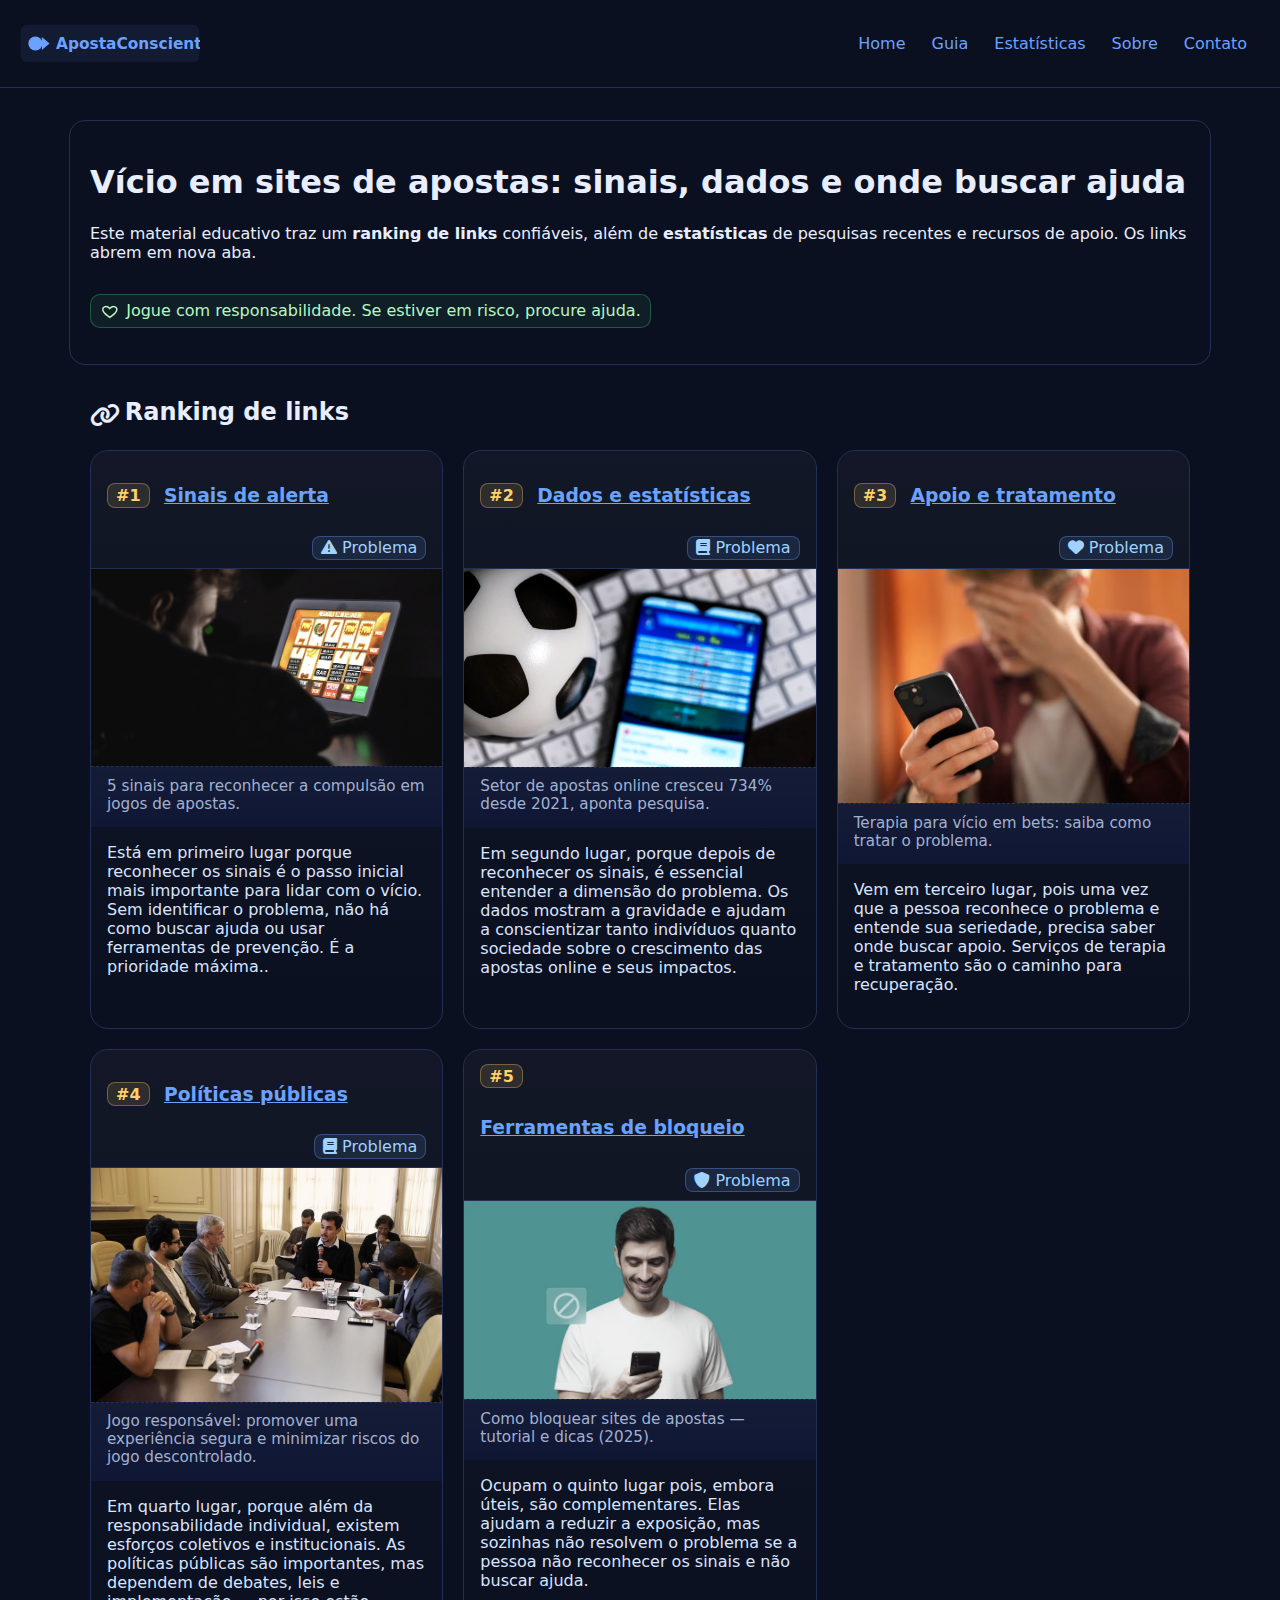
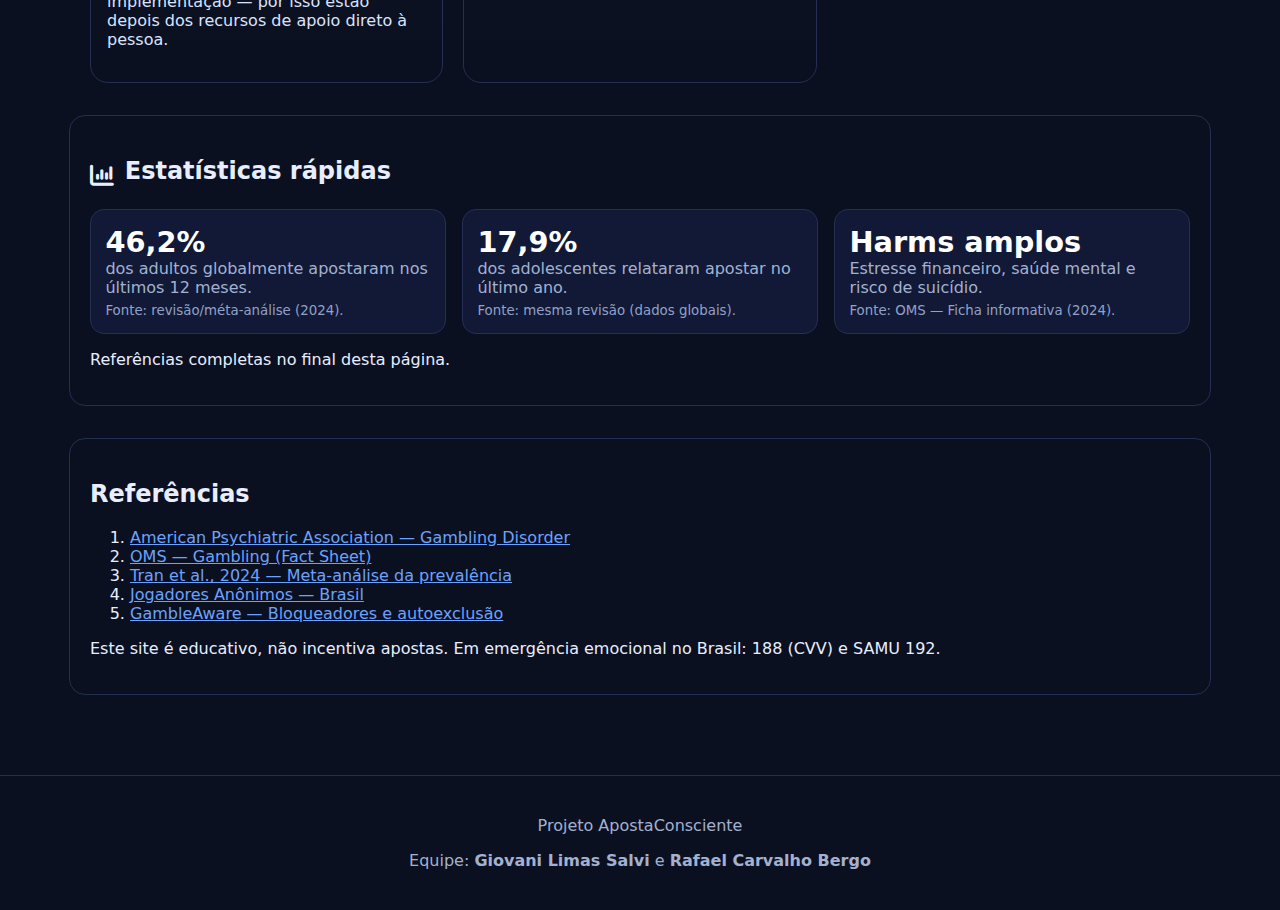
<file: extra3-9/index.html>
<!DOCTYPE html>
<html lang="pt-BR">
<head>
  <meta charset="utf-8">
  <meta name="viewport" content="width=device-width, initial-scale=1">
  <title>ApostaConsciente — Ranking de Links</title>
  <link rel="preload" href="styles.css" as="style">
  <link rel="stylesheet" href="styles.css">
  <link rel="stylesheet" href="https://cdnjs.cloudflare.com/ajax/libs/font-awesome/6.4.2/css/all.min.css">
  <link rel="icon" href="imagens/favicon.png" type="image/png">
  <meta name="description" content="Ranking de links e estatísticas sobre vício em sites de apostas, sinais de alerta e onde buscar ajuda.">
</head>

<body>
  <!-- Sprite de ícones e logo em SVG -->
  <svg aria-hidden="true" style="position:absolute; width:0; height:0; overflow:hidden">
    <defs>
      <!-- Logo -->
      <symbol id="logo-acon" viewBox="0 0 280 60">
        <rect x="1" y="1" width="278" height="58" rx="10" fill="currentColor" opacity="0.08"/>
        <circle cx="24" cy="30" r="11" fill="currentColor"/>
        <path d="M34 20 L46 30 L34 40" fill="currentColor"/>
        <text x="56" y="38" font-size="24" font-family="system-ui, -apple-system, Segoe UI, Roboto, Arial" fill="currentColor" font-weight="700">ApostaConsciente</text>
      </symbol>

      <!-- Ícone coração usado na nota de responsabilidade -->
      <symbol id="ic-heart" viewBox="0 0 24 24">
        <path d="M12 21s-7-4.6-9-8.5C1.3 8.6 3.9 6 7 6c2 0 3.3 1 5 3 1.7-2 3-3 5-3 3.1 0 5.7 2.6 4 6.5C19 16.4 12 21 12 21z" fill="none" stroke="currentColor" stroke-width="2"/>
      </symbol>
    </defs>
  </svg>

  <header class="site-header">
    <a class="main-icon" href="index.html" aria-label="Página inicial">
      <svg class="main-icon-logo" role="img" aria-label="Logo ApostaConsciente"><use href="#logo-acon"></use></svg>
      <span class="main-icon-text">ApostaConsciente</span>
    </a>
    <nav aria-label="Navegação principal">
      <ul class="menu">
        <li><a aria-current="page" href="index.html">Home</a></li>
        <li><a href="guia.html">Guia</a></li>
        <li><a href="estatisticas.html">Estatísticas</a></li>
        <li><a href="sobre.html">Sobre</a></li>
        <li><a href="contato.html">Contato</a></li>
      </ul>
    </nav>
  </header>

  <main id="conteudo">
    <section class="intro" aria-labelledby="titulo-intro">
      <h1 id="titulo-intro">Vício em sites de apostas: sinais, dados e onde buscar ajuda</h1>
      <p>Este material educativo traz um <strong>ranking de links</strong> confiáveis, além de
        <strong>estatísticas</strong> de pesquisas recentes e recursos de apoio. Os links abrem em nova aba.
      </p>
      <p class="nota-responsavel">
        <svg class="icon" aria-hidden="true"><use href="#ic-heart"></use></svg>
        Jogue com responsabilidade. Se estiver em risco, procure ajuda.
      </p>
    </section>

    <!-- RANKING DE LINKS -->
    <section class="ranking" aria-labelledby="titulo-ranking">
      <h2 id="titulo-ranking">
        <i class="fa-solid fa-link icon" aria-hidden="true"></i>
        Ranking de links
      </h2>

      <ol class="ranking-list">
        <!-- 1 -->
        <li class="rank-item rank-1">
          <article>
            <header class="item-head">
              <span class="posicao">
                <span class="sr-only">Primeiro lugar</span>#1
              </span>
              <h3>
                <a target="_blank" rel="noopener noreferrer" href="https://www.nsctotal.com.br/noticias/5-sinais-para-reconhecer-a-compulsao-em-jogos-de-apostas">
                  Sinais de alerta
                </a>
              </h3>
              <span class="tag"><i class="fa-solid fa-triangle-exclamation" aria-hidden="true"></i> Problema</span>
            </header>
            <figure class="thumb">
              <img alt="sinais de alerta" src="imagens/sinais_alerta.png">
              <figcaption>5 sinais para reconhecer a compulsão em jogos de apostas.</figcaption>
            </figure>
            <p class="justificativa">Está em primeiro lugar porque reconhecer os sinais é o passo inicial mais
              importante para lidar com o vício. Sem identificar o problema, não há como buscar ajuda ou usar
              ferramentas de prevenção. É a prioridade máxima..</p>
          </article>
        </li>

        <!-- 2 -->
        <li class="rank-item rank-2">
          <article>
            <header class="item-head">
              <span class="posicao"><span class="sr-only">Segundo lugar</span>#2</span>
              <h3>
                <a target="_blank" rel="noopener noreferrer" href="https://www.cnnbrasil.com.br/economia/negocios/setor-de-apostas-online-cresceu-734-desde-2021-aponta-pesquisa/">
                  Dados e estatísticas
                </a>
              </h3>
              <span class="tag"><i class="fa-solid fa-book" aria-hidden="true"></i> Problema</span>
            </header>
            <figure class="thumb">
              <img alt="dados e estatísticas" src="imagens/dados_estatisticas.webp">
              <figcaption>Setor de apostas online cresceu 734% desde 2021, aponta pesquisa.</figcaption>
            </figure>
            <p class="justificativa">Em segundo lugar, porque depois de reconhecer os sinais, é essencial entender a
              dimensão do problema. Os dados mostram a gravidade e ajudam a conscientizar tanto indivíduos quanto
              sociedade sobre o crescimento das apostas online e seus impactos.</p>
          </article>
        </li>

        <!-- 3 -->
        <li class="rank-item rank-3">
          <article>
            <header class="item-head">
              <span class="posicao"><span class="sr-only">Terceiro lugar</span>#3</span>
              <h3>
                <a target="_blank" rel="noopener noreferrer" href="https://unolife.com.br/terapia-para-vicio-em-bets/">
                  Apoio e tratamento
                </a>
              </h3>
              <span class="tag"><i class="fa-solid fa-heart" aria-hidden="true"></i> Problema</span>
            </header>
            <figure class="thumb">
              <img alt="apoio e tratamento" src="imagens/apoio_tratamento.avif">
              <figcaption>Terapia para vício em bets: saiba como tratar o problema.</figcaption>
            </figure>
            <p class="justificativa">Vem em terceiro lugar, pois uma vez que a pessoa reconhece o problema e entende sua
              seriedade, precisa saber onde buscar apoio. Serviços de terapia e tratamento são o caminho para
              recuperação.</p>
          </article>
        </li>

        <!-- 4 -->
        <li class="rank-item rank-4">
          <article>
            <header class="item-head">
              <span class="posicao"><span class="sr-only">Quarto lugar</span>#4</span>
              <h3>
                <a target="_blank" rel="noopener noreferrer" href="https://www.gov.br/fazenda/pt-br/composicao/orgaos/secretaria-de-premios-e-apostas/jogo-responsavel">
                  Políticas públicas
                </a>
              </h3>
              <span class="tag"><i class="fa-solid fa-book" aria-hidden="true"></i> Problema</span>
            </header>
            <figure class="thumb">
              <img alt="políticas públicas" src="imagens/politicas_publicas.jpg">
              <figcaption>Jogo responsável: promover uma experiência segura e minimizar riscos do jogo descontrolado.</figcaption>
            </figure>
            <p class="justificativa">Em quarto lugar, porque além da responsabilidade individual, existem esforços
              coletivos e institucionais. As políticas públicas são importantes, mas dependem de debates, leis e
              implementação — por isso estão depois dos recursos de apoio direto à pessoa.</p>
          </article>
        </li>

        <!-- 5 -->
        <li class="rank-item rank-5">
          <article>
            <header class="item-head">
              <span class="posicao"><span class="sr-only">Quinto lugar</span>#5</span>
              <h3>
                <a target="_blank" rel="noopener noreferrer" href="https://www.gazetaesportiva.com/apostas/guias/como-bloquear-sites-de-apostas">
                  Ferramentas de bloqueio
                </a>
              </h3>
              <span class="tag"><i class="fa-solid fa-shield" aria-hidden="true"></i> Problema</span>
            </header>
            <figure class="thumb">
              <img alt="ferramentas de bloqueio" src="imagens/ferramentas_bloqueio.webp">
              <figcaption>Como bloquear sites de apostas — tutorial e dicas (2025).</figcaption>
            </figure>
            <p class="justificativa">Ocupam o quinto lugar pois, embora úteis, são complementares. Elas ajudam a reduzir
              a exposição, mas sozinhas não resolvem o problema se a pessoa não reconhecer os sinais e não buscar ajuda.</p>
          </article>
        </li>
      </ol>
    </section>

    <!-- ESTATÍSTICAS -->
    <section id="estatisticas" class="intro" aria-labelledby="titulo-est">
      <h2 id="titulo-est">
        <i class="fa-solid fa-chart-column icon" aria-hidden="true"></i>
        Estatísticas rápidas
      </h2>
      <ul class="stats-grid">
        <li class="stat">
          <strong>46,2%</strong>
          <span>dos adultos globalmente apostaram nos últimos 12 meses.</span>
          <small>Fonte: revisão/méta-análise (2024).</small>
        </li>
        <li class="stat">
          <strong>17,9%</strong>
          <span>dos adolescentes relataram apostar no último ano.</span>
          <small>Fonte: mesma revisão (dados globais).</small>
        </li>
        <li class="stat">
          <strong>Harms amplos</strong>
          <span>Estresse financeiro, saúde mental e risco de suicídio.</span>
          <small>Fonte: OMS — Ficha informativa (2024).</small>
        </li>
      </ul>
      <p class="refs">Referências completas no final desta página.</p>
    </section>

    <!-- REFERÊNCIAS -->
    <section class="sobre" aria-labelledby="refs-titulo">
      <h2 id="refs-titulo">Referências</h2>
      <ol class="refs-list">
        <li><a target="_blank" rel="noopener noreferrer" href="https://www.psychiatry.org/patients-families/gambling-disorder/what-is-gambling-disorder">American Psychiatric Association — Gambling Disorder</a></li>
        <li><a target="_blank" rel="noopener noreferrer" href="https://www.who.int/news-room/fact-sheets/detail/gambling">OMS — Gambling (Fact Sheet)</a></li>
        <li><a target="_blank" rel="noopener noreferrer" href="https://pubmed.ncbi.nlm.nih.gov/39025095/">Tran et al., 2024 — Meta-análise da prevalência</a></li>
        <li><a target="_blank" rel="noopener noreferrer" href="https://jogadoresanonimos.com.br/">Jogadores Anônimos — Brasil</a></li>
        <li><a target="_blank" rel="noopener noreferrer" href="https://www.gambleaware.org/tools-and-support/gambling-blocking-and-self-exclusion/">GambleAware — Bloqueadores e autoexclusão</a></li>
      </ol>
      <p class="nota-legal">Este site é educativo, não incentiva apostas. Em emergência emocional no Brasil: 188 (CVV) e SAMU 192.</p>
    </section>
  </main>

  <footer class="site-footer">
    <p>Projeto ApostaConsciente</p>
    <p>Equipe: <strong>Giovani Limas Salvi</strong> e <strong>Rafael Carvalho Bergo</strong></p>
  </footer>
</body>
</html>
</file>
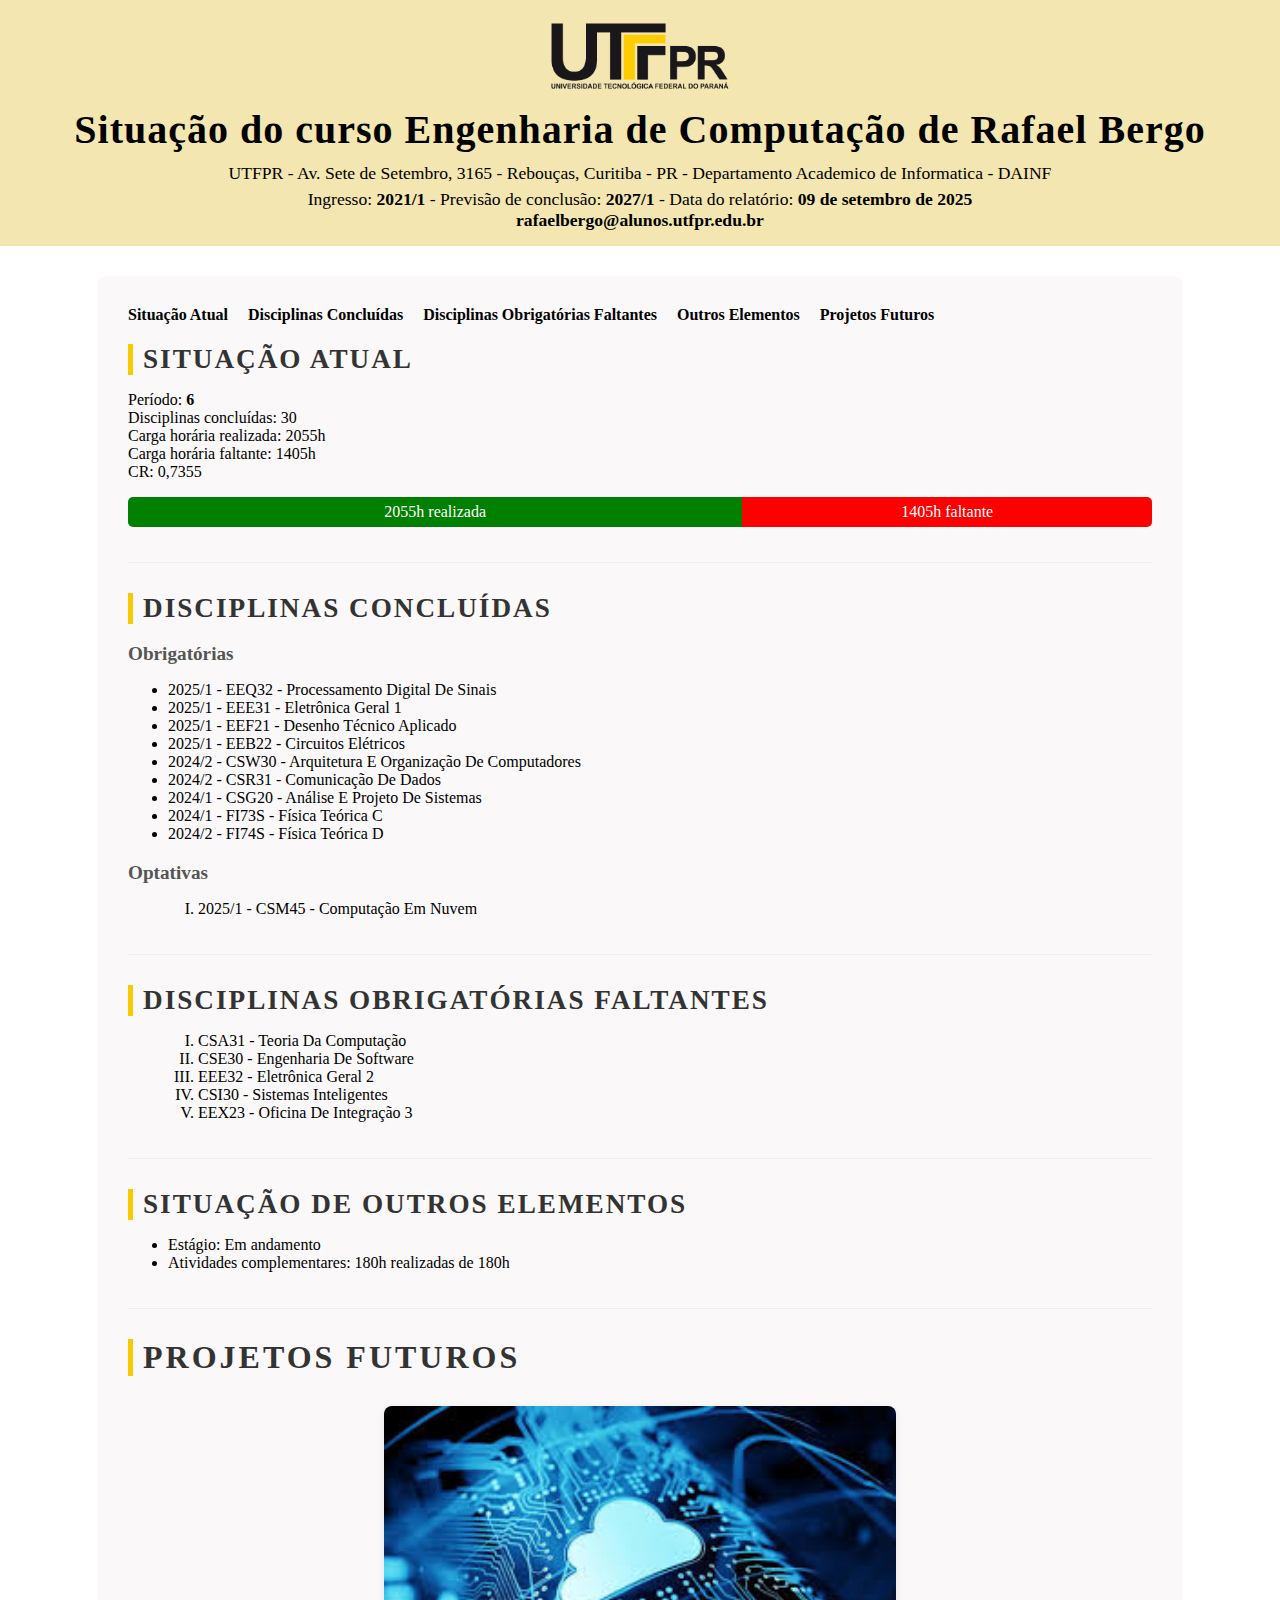
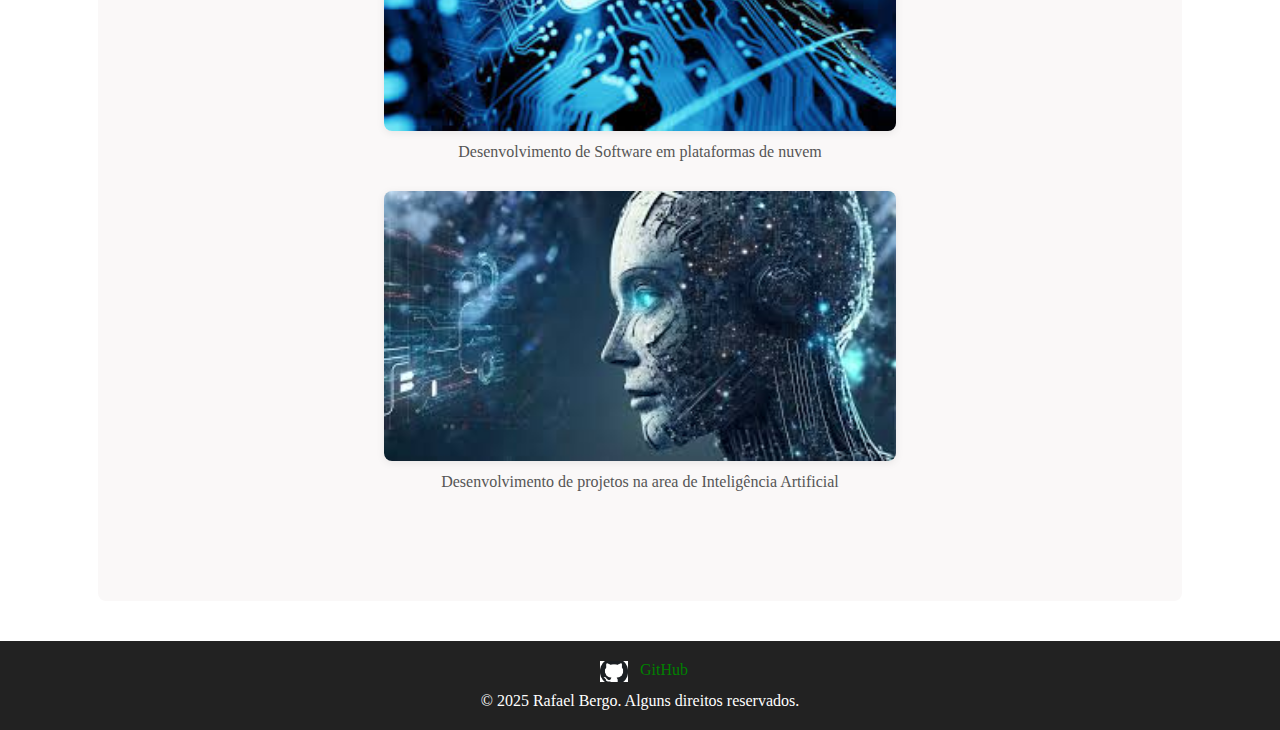
<file: 1/relatorio.html>
<!DOCTYPE html>
<html lang="pt-br">
<head>
    <meta charset="UTF-8">
    <title>Situação do curso Engenharia de Computação de Rafael Bergo</title>
    <link rel="stylesheet" href="styles.css">
</head>
<body>
    <header>
        <img src="img/logo.png" alt="Logo da UTFPR" class="logo">
        <h1>Situação do curso Engenharia de Computação de <strong>Rafael Bergo</strong></h1>
        <div class="identificacao">
            UTFPR - Av. Sete de Setembro, 3165 - Rebouças, Curitiba - PR - Departamento Academico de Informatica - DAINF
        </div>
        <div class="dados-pessoais">
            Ingresso: <strong>2021/1</strong> - Previsão de conclusão: <strong>2027/1</strong> - Data do relatório: <strong>09 de setembro de 2025</strong><br>
            <strong>rafaelbergo@alunos.utfpr.edu.br</strong>
        </div>
    </header>

    <main>
        <nav class="sumario">
            <ul>
                <li><a href="#situacao-atual">Situação Atual</a></li>
                <li><a href="#disciplinas-concluidas">Disciplinas Concluídas</a></li>
                <li><a href="#disciplinas-faltantes">Disciplinas Obrigatórias Faltantes</a></li>
                <li><a href="#outros-elementos">Outros Elementos</a></li>
                <li><a href="#projetos-futuros">Projetos Futuros</a></li>
            </ul>
        </nav>
        <section id="situacao-atual">
            <h2>Situação Atual</h2>
            <p>Período: <strong>6</strong><br>
            Disciplinas concluídas: 30<br>
            Carga horária realizada: 2055h<br>
            Carga horária faltante: 1405h<br>
            CR: 0,7355</p>
            <div class="grafico-ch">
                <div class="ch-realizada" style="width:60%;">2055h realizada</div>
                <div class="ch-faltante" style="width:40%;">1405h faltante</div>
            </div>
        </section>
        <section id="disciplinas-concluidas">
            <h2>Disciplinas Concluídas</h2>
            <h3>Obrigatórias</h3>
            <ul>
                <li>2025/1 - EEQ32 - Processamento Digital De Sinais</li>
                <li>2025/1 - EEE31 - Eletrônica Geral 1</li>
                <li>2025/1 - EEF21 - Desenho Técnico Aplicado</li>
                <li>2025/1 - EEB22 - Circuitos Elétricos</li>
                <li>2024/2 - CSW30 - Arquitetura E Organização De Computadores</li>
                <li>2024/2 - CSR31 - Comunicação De Dados</li>
                <li>2024/1 - CSG20 - Análise E Projeto De Sistemas</li>
                <li>2024/1 - FI73S - Física Teórica C</li>
                <li>2024/2 - FI74S - Física Teórica D</li>
            </ul>
            <h3>Optativas</h3>
            <ol type="I">
                <li>2025/1 - CSM45 - Computação Em Nuvem</li>
            </ol>
        </section>
        <section id="disciplinas-faltantes">
            <h2>Disciplinas Obrigatórias Faltantes</h2>
            <ol type="I">
                <li>CSA31 - Teoria Da Computação</li>
                <li>CSE30 - Engenharia De Software</li>
                <li>EEE32 - Eletrônica Geral 2</li>
                <li>CSI30 - Sistemas Inteligentes</li>
                <li>EEX23 - Oficina De Integração 3</li>
            </ol>
        </section>
        <section id="outros-elementos">
            <h2>Situação de Outros Elementos</h2>
            <ul>
                <li>Estágio: Em andamento</li>
                <li>Atividades complementares: 180h realizadas de 180h</li>
            </ul>
        </section>
        <section id="projetos-futuros">
            <h2>PROJETOS FUTUROS</h2>
            <figure>
                <img src="img/area-nuvem.jpg" alt="Desenvolvimento em plataformas de nuven" style="width:50%;">
                <figcaption>Desenvolvimento de Software em plataformas de nuvem</figcaption>
            </figure>
            <figure>
                <img src="img/area-ia.jpg" alt="Inteligência Artificial aplicada" style="width:50%;">
                <figcaption>Desenvolvimento de projetos na area de Inteligência Artificial</figcaption>
            </figure>
        </section>
    </main>

    <footer>
        <div class="contatos">
            <a href="https://github.com/rafaelbergo">
                <img src="img/github-icon.png" alt="GitHub">
                GitHub
            </a>
        </div>
        <div class="copyright">
            &copy; 2025 Rafael Bergo. Alguns direitos reservados.
        </div>
    </footer>
</body>
</html>
</file>
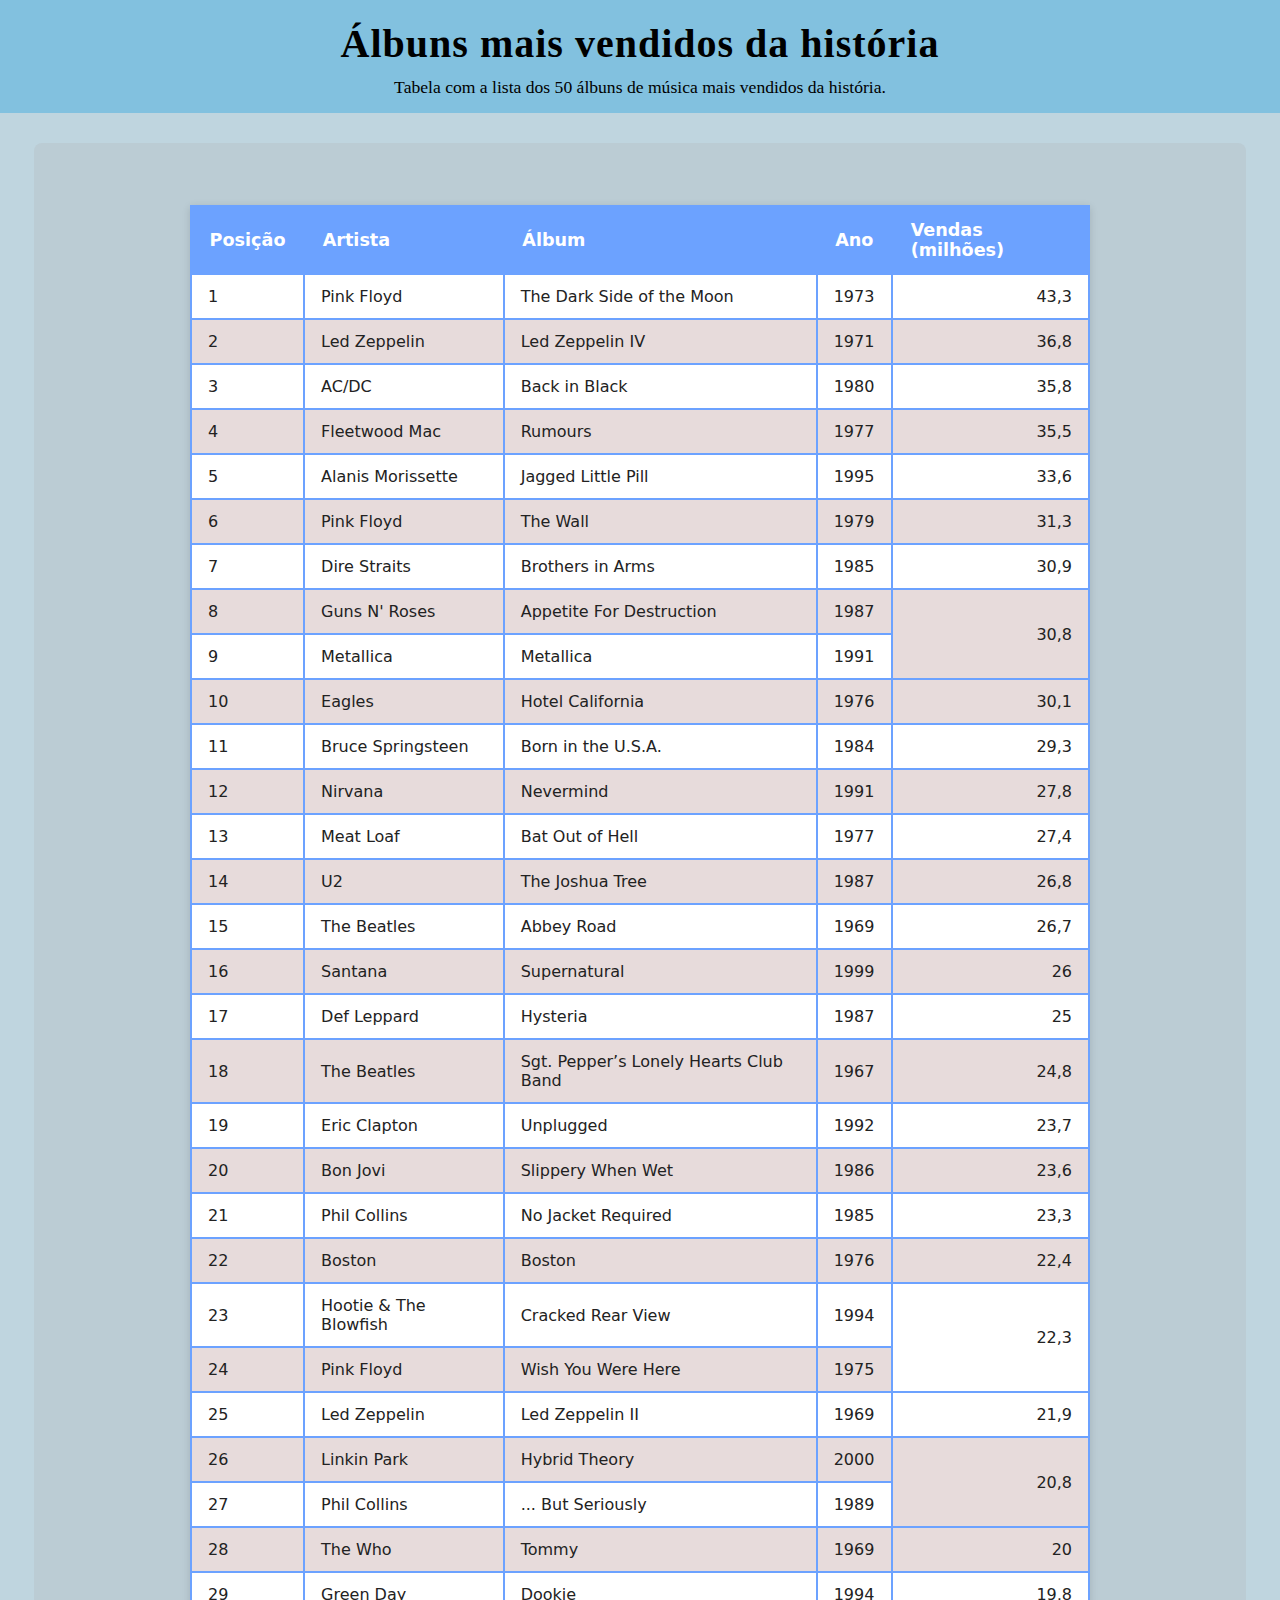
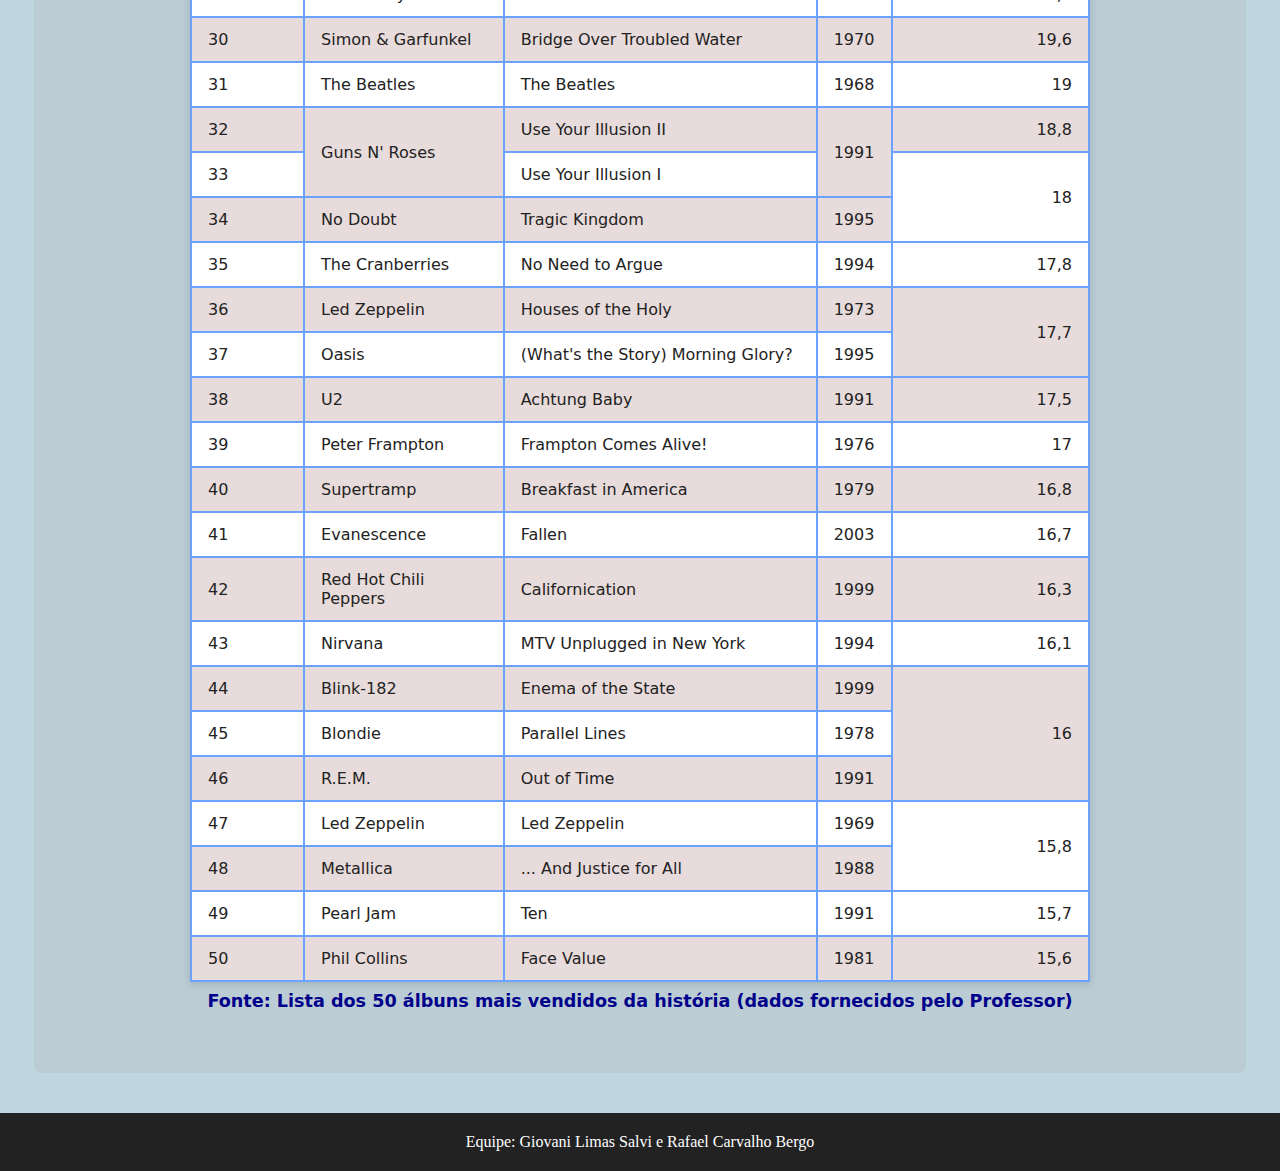
<file: 2/tabela.html>
<!DOCTYPE html>
<html lang="pt-br">
<head>
    <meta charset="UTF-8">
    <title>Álbuns mais vendidos da história</title>
    <link rel="stylesheet" href="styles.css">
    <meta name="viewport" content="width=device-width, initial-scale=1">
</head>

<body>
    <header>
        <h1>Álbuns mais vendidos da história</h1>
        <div class="texto-header">
            Tabela com a lista dos 50 álbuns de música mais vendidos da história.
        </div>
    </header>

    <main>
        <div>
        <table class="albuns-tabela">
            <caption>Fonte: Lista dos 50 álbuns mais vendidos da história (dados fornecidos pelo Professor)</caption>
            <thead>
                <tr>
                    <th>Posição</th>
                    <th>Artista</th>
                    <th>Álbum</th>
                    <th>Ano</th>
                    <th>Vendas (milhões)</th>
                </tr>
            </thead>
            <tbody>
                <tr>
                    <td>1</td>
                    <td>Pink Floyd</td>
                    <td>The Dark Side of the Moon</td>
                    <td>1973</td>
                    <td class="num">43,3</td>
                </tr>
                <tr>
                    <td>2</td>
                    <td>Led Zeppelin</td>
                    <td>Led Zeppelin IV</td>
                    <td>1971</td>
                    <td class="num">36,8</td>
                </tr>
                <tr>
                    <td>3</td>
                    <td>AC/DC</td>
                    <td>Back in Black</td>
                    <td>1980</td>
                    <td class="num">35,8</td>
                </tr>
                <tr>
                    <td>4</td>
                    <td>Fleetwood Mac</td>
                    <td>Rumours</td>
                    <td>1977</td>
                    <td class="num">35,5</td>
                </tr>
                <tr>
                    <td>5</td>
                    <td>Alanis Morissette</td>
                    <td>Jagged Little Pill</td>
                    <td>1995</td>
                    <td class="num">33,6</td>
                </tr>
                <tr>
                    <td>6</td>
                    <td>Pink Floyd</td>
                    <td>The Wall</td>
                    <td>1979</td>
                    <td class="num">31,3</td>
                </tr>
                <tr>
                    <td>7</td>
                    <td>Dire Straits</td>
                    <td>Brothers in Arms</td>
                    <td>1985</td>
                    <td class="num">30,9</td>
                </tr>
                <tr>
                    <td>8</td>
                    <td>Guns N' Roses</td>
                    <td>Appetite For Destruction</td>
                    <td>1987</td>
                    <td rowspan="2" class="num">30,8</td>
                </tr>
                <tr>
                    <td>9</td>
                    <td>Metallica</td>
                    <td>Metallica</td>
                    <td>1991</td>
                </tr>
                <tr>
                    <td>10</td>
                    <td>Eagles</td>
                    <td>Hotel California</td>
                    <td>1976</td>
                    <td class="num">30,1</td>
                </tr>
                <tr>
                    <td>11</td>
                    <td>Bruce Springsteen</td>
                    <td>Born in the U.S.A.</td>
                    <td>1984</td>
                    <td class="num">29,3</td>
                </tr>
                <tr>
                    <td>12</td>
                    <td>Nirvana</td>
                    <td>Nevermind</td>
                    <td>1991</td>
                    <td class="num">27,8</td>
                </tr>
                <tr>
                    <td>13</td>
                    <td>Meat Loaf</td>
                    <td>Bat Out of Hell</td>
                    <td>1977</td>
                    <td class="num">27,4</td>
                </tr>
                <tr>
                    <td>14</td>
                    <td>U2</td>
                    <td>The Joshua Tree</td>
                    <td>1987</td>
                    <td class="num">26,8</td>
                </tr>
                <tr>
                    <td>15</td>
                    <td>The Beatles</td>
                    <td>Abbey Road</td>
                    <td>1969</td>
                    <td class="num">26,7</td>
                </tr>
                <tr>
                    <td>16</td>
                    <td>Santana</td>
                    <td>Supernatural</td>
                    <td>1999</td>
                    <td class="num">26</td>
                </tr>
                <tr>
                    <td>17</td>
                    <td>Def Leppard</td>
                    <td>Hysteria</td>
                    <td>1987</td>
                    <td class="num">25</td>
                </tr>
                <tr>
                    <td>18</td>
                    <td>The Beatles</td>
                    <td>Sgt. Pepper’s Lonely Hearts Club Band</td>
                    <td>1967</td>
                    <td class="num">24,8</td>
                </tr>
                <tr>
                    <td>19</td>
                    <td>Eric Clapton</td>
                    <td>Unplugged</td>
                    <td>1992</td>
                    <td class="num">23,7</td>
                </tr>
                <tr>
                    <td>20</td>
                    <td>Bon Jovi</td>
                    <td>Slippery When Wet</td>
                    <td>1986</td>
                    <td class="num">23,6</td>
                </tr>
                <tr>
                    <td>21</td>
                    <td>Phil Collins</td>
                    <td>No Jacket Required</td>
                    <td>1985</td>
                    <td class="num">23,3</td>
                </tr>
                <tr>
                    <td>22</td>
                    <td>Boston</td>
                    <td>Boston</td>
                    <td>1976</td>
                    <td class="num">22,4</td>
                </tr>
                <tr>
                    <td>23</td>
                    <td>Hootie & The Blowfish</td>
                    <td>Cracked Rear View</td>
                    <td>1994</td>
                    <td rowspan="2" class="num">22,3</td>
                </tr>
                <tr>
                    <td>24</td>
                    <td>Pink Floyd</td>
                    <td>Wish You Were Here</td>
                    <td>1975</td>
                </tr>
                <tr>
                    <td>25</td>
                    <td>Led Zeppelin</td>
                    <td>Led Zeppelin II</td>
                    <td>1969</td>
                    <td class="num">21,9</td>
                </tr>
                <tr>
                    <td>26</td>
                    <td>Linkin Park</td>
                    <td>Hybrid Theory</td>
                    <td>2000</td>
                    <td rowspan="2" class="num">20,8</td>
                </tr>
                    <tr>
                    <td>27</td>
                    <td>Phil Collins</td>
                    <td>... But Seriously</td>
                    <td>1989</td>
                </tr>
                <tr>
                    <td>28</td>
                    <td>The Who</td>
                    <td>Tommy</td>
                    <td>1969</td>
                    <td class="num">20</td>
                </tr>
                <tr>
                    <td>29</td>
                    <td>Green Day</td>
                    <td>Dookie</td>
                    <td>1994</td>
                    <td class="num">19,8</td>
                </tr>
                <tr>
                    <td>30</td>
                    <td>Simon & Garfunkel</td>
                    <td>Bridge Over Troubled Water</td>
                    <td>1970</td>
                    <td class="num">19,6</td>
                </tr>
                <tr>
                    <td>31</td>
                    <td>The Beatles</td>
                    <td>The Beatles</td>
                    <td>1968</td>
                    <td class="num">19</td>
                </tr>
                <tr>
                    <td>32</td>
                    <td rowspan="2">Guns N' Roses</td>
                    <td>Use Your Illusion II</td>
                    <td rowspan="2">1991</td>
                    <td class="num">18,8</td>
                </tr>
                <tr>
                    <td>33</td>
                    <td>Use Your Illusion I</td>
                    <td rowspan="2" class="num">18</td>
                </tr>
                <tr>
                    <td>34</td>
                    <td>No Doubt</td>
                    <td>Tragic Kingdom</td>
                    <td>1995</td>
                </tr>
                <tr>
                    <td>35</td>
                    <td>The Cranberries</td>
                    <td>No Need to Argue</td>
                    <td>1994</td>
                    <td class="num">17,8</td>
                </tr>
                <tr>
                    <td>36</td>
                    <td>Led Zeppelin</td>
                    <td>Houses of the Holy</td>
                    <td>1973</td>
                    <td rowspan="2" class="num">17,7</td>
                </tr>
                <tr>
                    <td>37</td>
                    <td>Oasis</td>
                    <td>(What's the Story) Morning Glory?</td>
                    <td>1995</td>
                </tr>
                <tr>
                    <td>38</td>
                    <td>U2</td>
                    <td>Achtung Baby</td>
                    <td>1991</td>
                    <td class="num">17,5</td>
                </tr>
                <tr>
                    <td>39</td>
                    <td>Peter Frampton</td>
                    <td>Frampton Comes Alive!</td>
                    <td>1976</td>
                    <td class="num">17</td>
                </tr>
                <tr>
                    <td>40</td>
                    <td>Supertramp</td>
                    <td>Breakfast in America</td>
                    <td>1979</td>
                    <td class="num">16,8</td>
                </tr>
                <tr>
                    <td>41</td>
                    <td>Evanescence</td>
                    <td>Fallen</td>
                    <td>2003</td>
                    <td class="num">16,7</td>
                </tr>
                <tr>
                    <td>42</td>
                    <td>Red Hot Chili Peppers</td>
                    <td>Californication</td>
                    <td>1999</td>
                    <td class="num">16,3</td>
                </tr>
                <tr>
                    <td>43</td>
                    <td>Nirvana</td>
                    <td>MTV Unplugged in New York</td>
                    <td>1994</td>
                    <td class="num">16,1</td>
                </tr>
                <tr>
                    <td>44</td>
                    <td>Blink-182</td>
                    <td>Enema of the State</td>
                    <td>1999</td>
                    <td rowspan="3" class="num">16</td>
                </tr>
                <tr>
                    <td>45</td>
                    <td>Blondie</td>
                    <td>Parallel Lines</td>
                    <td>1978</td>

                </tr>
                <tr>
                    <td>46</td>
                    <td>R.E.M.</td>
                    <td>Out of Time</td>
                    <td>1991</td>
                </tr>
                <tr>
                    <td>47</td>
                    <td>Led Zeppelin</td>
                    <td>Led Zeppelin</td>
                    <td>1969</td>
                    <td rowspan="2" class="num">15,8</td>
                </tr>
                <tr>
                    <td>48</td>
                    <td>Metallica</td>
                    <td>... And Justice for All</td>
                    <td>1988</td>
                </tr>
                <tr>
                    <td>49</td>
                    <td>Pearl Jam</td>
                    <td>Ten</td>
                    <td>1991</td>
                    <td class="num">15,7</td>
                </tr>
                <tr>
                    <td>50</td>
                    <td>Phil Collins</td>
                    <td>Face Value</td>
                    <td>1981</td>
                    <td class="num">15,6</td>
                </tr>
            </tbody>
        </table>
    </div>
    </main>

    <footer>
        <div class="footer">
            Equipe: Giovani Limas Salvi e Rafael Carvalho Bergo
        </div>
    </footer>
</body>
</html>
</file>
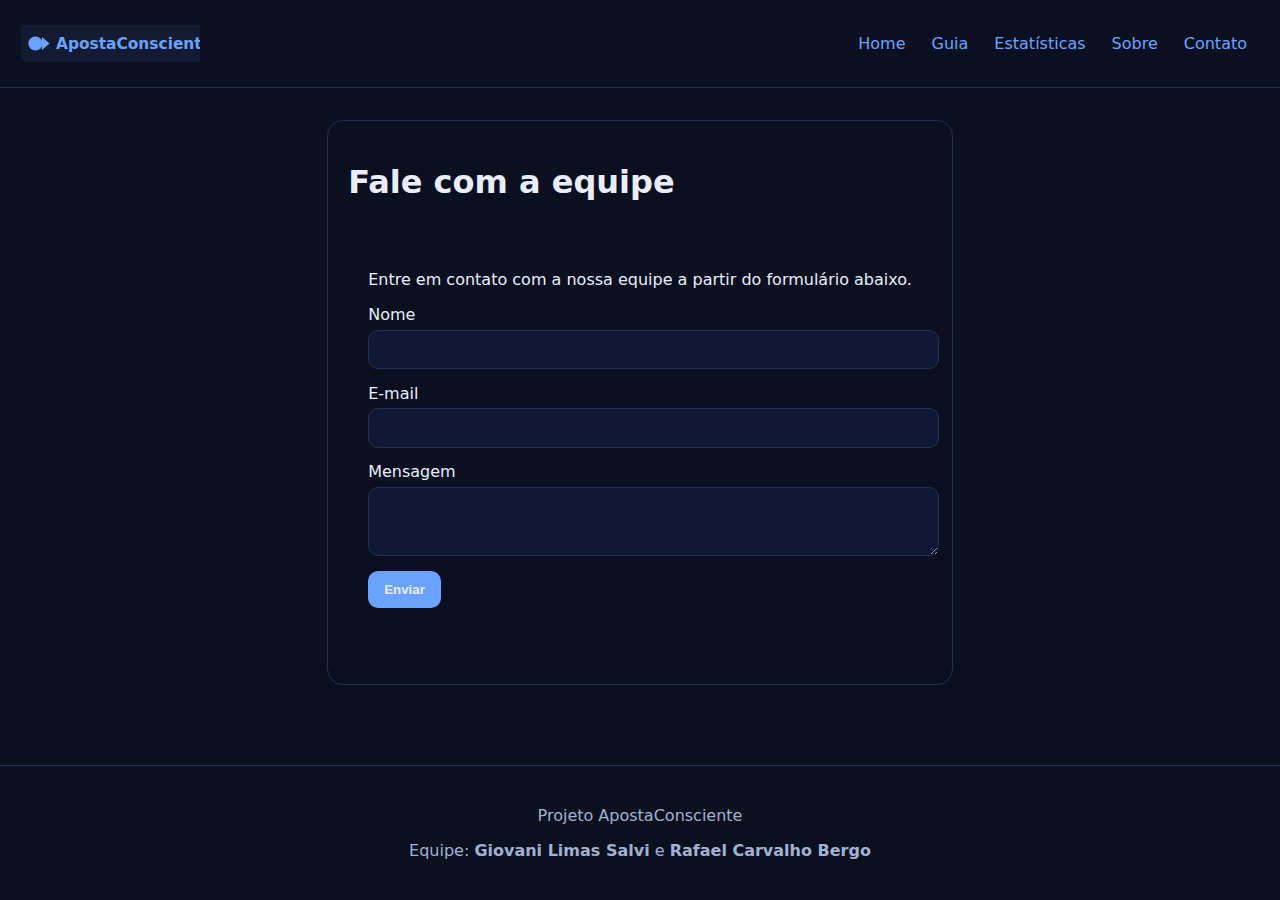
<file: extra3-9/contato.html>
<!DOCTYPE html>
<html lang="pt-BR">
<head>
  <meta charset="utf-8">
  <meta name="viewport" content="width=device-width, initial-scale=1">
  <title>Contato — ApostaConsciente</title>
  <link rel="stylesheet" href="styles.css">
  <link rel="icon" href="imagens/favicon.png" type="image/png">
  <meta name="description" content="Fale com a equipe do projeto ApostaConsciente.">
</head>

<body>
  <svg aria-hidden="true" style="position:absolute;width:0;height:0;overflow:hidden">
    <defs>
      <!-- Logo -->
      <symbol id="logo-acon" viewBox="0 0 280 60">
        <rect x="1" y="1" width="338" height="58" rx="10" fill="currentColor" opacity="0.08"/>
        <circle cx="24" cy="30" r="11" fill="currentColor"/>
        <path d="M34 20 L46 30 L34 40" fill="currentColor"/>
        <text x="56" y="38" font-size="24" font-family="system-ui, -apple-system, Segoe UI, Roboto, Arial" fill="currentColor" font-weight="700">ApostaConsciente</text>
      </symbol>
    </defs>
  </svg>

  <header class="site-header">
    <a class="main-icon" href="index.html" aria-label="Página inicial">
      <svg class="main-icon-logo" role="img" aria-label="Logo ApostaConsciente">
        <use href="#logo-acon"></use>
      </svg>
      <span class="main-icon-text">ApostaConsciente</span>
    </a>
    <nav aria-label="Navegação principal">
      <ul class="menu">
        <li><a href="index.html">Home</a></li>
        <li><a href="guia.html">Guia</a></li>
        <li><a href="estatisticas.html">Estatísticas</a></li>
        <li><a href="sobre.html">Sobre</a></li>
        <li><a aria-current="page" href="contato.html">Contato</a></li>
      </ul>
    </nav>
  </header>

  <main class="intro" aria-labelledby="c1">
    <h1 id="c1">Fale com a equipe</h1>
    <form class="form" action="#" method="post" aria-describedby="form-desc">
      <p id="form-desc">Entre em contato com a nossa equipe a partir do formulário abaixo.</p>

      <label>
        <span>Nome</span>
        <input type="text" name="nome" required autocomplete="name">
      </label>

      <label>
        <span>E-mail</span>
        <input type="email" name="email" required autocomplete="email">
      </label>

      <label>
        <span>Mensagem</span>
        <textarea name="mensagem" rows="3" required></textarea>
      </label>

      <button type="submit">Enviar</button>
    </form>
  </main>

  <footer class="site-footer">
    <p>Projeto ApostaConsciente</p>
    <p>Equipe: <strong>Giovani Limas Salvi</strong> e <strong>Rafael Carvalho Bergo</strong></p>
  </footer>
</body>
</html>
</file>
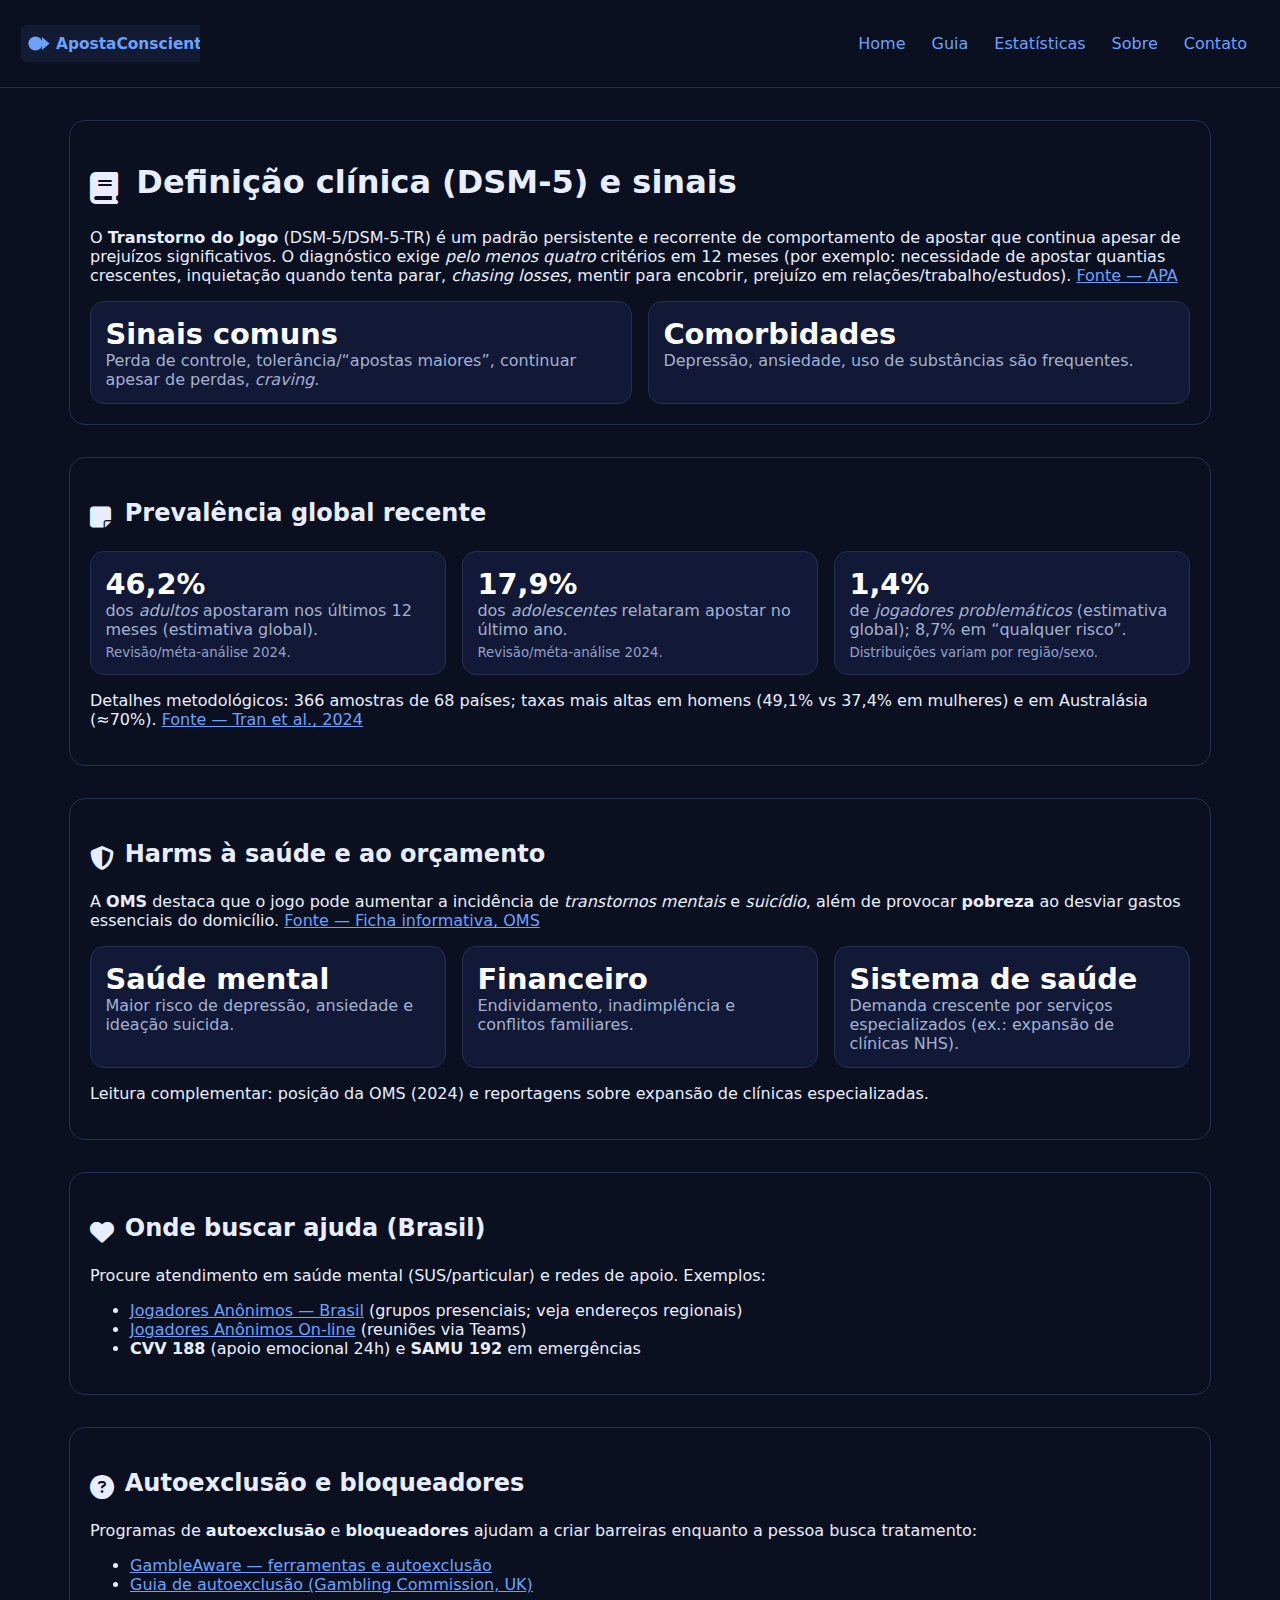
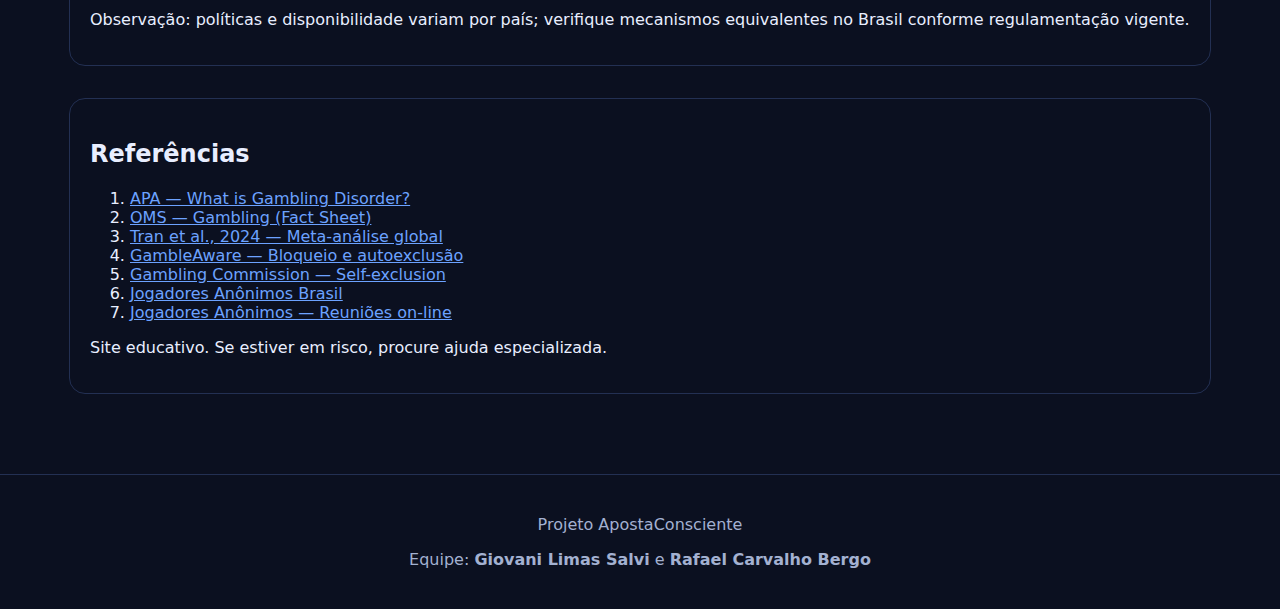
<file: extra3-9/estatisticas.html>
<!DOCTYPE html>
<html lang="pt-BR">
<head>
  <meta charset="utf-8">
  <meta name="viewport" content="width=device-width, initial-scale=1">
  <title>Estatísticas — ApostaConsciente</title>
  <link rel="stylesheet" href="styles.css">
  <link rel="stylesheet" href="https://cdnjs.cloudflare.com/ajax/libs/font-awesome/6.4.2/css/all.min.css">
  <link rel="icon" href="imagens/favicon.png" type="image/png">
  <meta name="description" content="Estatísticas e referências sobre vício em sites de apostas: definição, prevalência, harms, ajuda e ferramentas.">
</head>

<body>
  <!-- Sprite (logo + ícones) -->
  <svg aria-hidden="true" style="position:absolute;width:0;height:0;overflow:hidden">
    <defs>
      <!-- Logo -->
      <symbol id="logo-acon" viewBox="0 0 280 60">
        <rect x="1" y="1" width="338" height="58" rx="10" fill="currentColor" opacity="0.08"></rect>
        <circle cx="24" cy="30" r="11" fill="currentColor"></circle>
        <path d="M34 20 L46 30 L34 40" fill="currentColor"></path>
        <text x="56" y="38" font-size="24" font-family="system-ui, -apple-system, Segoe UI, Roboto, Arial" fill="currentColor" font-weight="700">ApostaConsciente</text>
      </symbol>
    </defs>
  </svg>

  <header class="site-header">
    <a class="main-icon" href="index.html" aria-label="Página inicial">
      <svg class="main-icon-logo" role="img" aria-label="Logo ApostaConsciente">
        <use href="#logo-acon"></use>
      </svg>
      <span class="main-icon-text">ApostaConsciente</span>
    </a>
    <nav aria-label="Navegação principal">
      <ul class="menu">
        <li><a href="index.html">Home</a></li>
        <li><a href="guia.html">Guia</a></li>
        <li><a aria-current="page" href="estatisticas.html">Estatísticas</a></li>
        <li><a href="sobre.html">Sobre</a></li>
        <li><a href="contato.html">Contato</a></li>
      </ul>
    </nav>
  </header>

  <main id="conteudo">
    <!-- 1. Definição -->
    <section id="definicao" class="intro" aria-labelledby="d1">
      <h1 id="d1">
        <i class="fa-solid fa-book icon"></i>
        Definição clínica (DSM-5) e sinais
      </h1>
      <p>O <strong>Transtorno do Jogo</strong> (DSM-5/DSM-5-TR) é um padrão persistente e recorrente de comportamento de
        apostar que continua apesar de prejuízos significativos. O diagnóstico exige <em>pelo menos quatro</em>
        critérios em 12 meses (por exemplo: necessidade de apostar quantias crescentes, inquietação quando tenta parar,
        <em>chasing losses</em>, mentir para encobrir, prejuízo em relações/trabalho/estudos). <a target="_blank"
          rel="noopener noreferrer"
          href="https://www.psychiatry.org/patients-families/gambling-disorder/what-is-gambling-disorder">Fonte —
          APA</a></p>
      <ul class="stats-grid">
        <li class="stat"><strong>Sinais comuns</strong><span>Perda de controle, tolerância/“apostas maiores”, continuar
            apesar de perdas, <em>craving</em>.</span></li>
        <li class="stat"><strong>Comorbidades</strong><span>Depressão, ansiedade, uso de substâncias são
            frequentes.</span></li>
      </ul>
    </section>

    <!-- 2. Prevalência -->
    <section id="prevalencia" class="intro" aria-labelledby="p1">
      <h2 id="p1">
        <i class="fa-solid fa-note-sticky icon"></i>
        Prevalência global recente
      </h2>
      <ul class="stats-grid">
        <li class="stat">
          <strong>46,2%</strong>
          <span>dos <em>adultos</em> apostaram nos últimos 12 meses (estimativa global).</span>
          <small>Revisão/méta-análise 2024.</small>
        </li>
        <li class="stat">
          <strong>17,9%</strong>
          <span>dos <em>adolescentes</em> relataram apostar no último ano.</span>
          <small>Revisão/méta-análise 2024.</small>
        </li>
        <li class="stat">
          <strong>1,4%</strong>
          <span>de <em>jogadores problemáticos</em> (estimativa global); 8,7% em “qualquer risco”.</span>
          <small>Distribuições variam por região/sexo.</small>
        </li>
      </ul>
      <p>Detalhes metodológicos: 366 amostras de 68 países; taxas mais altas em homens (49,1% vs 37,4% em mulheres) e em
        Australásia (≈70%). <a target="_blank" rel="noopener noreferrer"
          href="https://pubmed.ncbi.nlm.nih.gov/39025095/">Fonte — Tran et al., 2024</a></p>
    </section>

    <!-- 3. Harms -->
    <section id="harms" class="intro" aria-labelledby="h1">
      <h2 id="h1">
        <i class="fa-solid fa-shield-halved icon"></i>
        Harms à saúde e ao orçamento
      </h2>
      <p>A <strong>OMS</strong> destaca que o jogo pode aumentar a incidência de <em>transtornos mentais</em> e
        <em>suicídio</em>, além de provocar <strong>pobreza</strong> ao desviar gastos essenciais do domicílio. <a
          target="_blank" rel="noopener noreferrer"
          href="https://www.who.int/news-room/fact-sheets/detail/gambling">Fonte — Ficha informativa, OMS</a></p>
      <ul class="stats-grid">
        <li class="stat"><strong>Saúde mental</strong><span>Maior risco de depressão, ansiedade e ideação
            suicida.</span></li>
        <li class="stat"><strong>Financeiro</strong><span>Endividamento, inadimplência e conflitos familiares.</span>
        </li>
        <li class="stat"><strong>Sistema de saúde</strong><span>Demanda crescente por serviços especializados (ex.:
            expansão de clínicas NHS).</span></li>
      </ul>
      <p class="refs">Leitura complementar: posição da OMS (2024) e reportagens sobre expansão de clínicas
        especializadas.</p>
    </section>

    <!-- 4. Ajuda -->
    <section id="ajuda" class="intro" aria-labelledby="a1">
      <h2 id="a1">
        <i class="fa-solid fa-heart icon"></i>
        Onde buscar ajuda (Brasil)
      </h2>
      <p>Procure atendimento em saúde mental (SUS/particular) e redes de apoio. Exemplos:</p>
      <ul>
        <li><a target="_blank" rel="noopener noreferrer" href="https://jogadoresanonimos.com.br/">Jogadores Anônimos —
            Brasil</a> (grupos presenciais; veja endereços regionais)</li>
        <li><a target="_blank" rel="noopener noreferrer" href="https://www.grupojaonline.com.br/">Jogadores Anônimos
            On-line</a> (reuniões via Teams)</li>
        <li><strong>CVV 188</strong> (apoio emocional 24h) e <strong>SAMU 192</strong> em emergências</li>
      </ul>
    </section>

    <!-- 5. Ferramentas -->
    <section id="ferramentas" class="intro" aria-labelledby="f1">
      <h2 id="f1">
        <i class="fa-solid fa-circle-question icon"></i>
        Autoexclusão e bloqueadores
      </h2>
      <p>Programas de <strong>autoexclusão</strong> e <strong>bloqueadores</strong> ajudam a criar barreiras enquanto a
        pessoa busca tratamento:</p>
      <ul>
        <li><a target="_blank" rel="noopener noreferrer"
            href="https://www.gambleaware.org/tools-and-support/gambling-blocking-and-self-exclusion/">GambleAware —
            ferramentas e autoexclusão</a></li>
        <li><a target="_blank" rel="noopener noreferrer"
            href="https://www.gamblingcommission.gov.uk/public-and-players/page/self-exclusion">Guia de autoexclusão
            (Gambling Commission, UK)</a></li>
      </ul>
      <p>Observação: políticas e disponibilidade variam por país; verifique mecanismos equivalentes no Brasil conforme
        regulamentação vigente.</p>
    </section>

    <!-- Referências -->
    <section class="sobre" aria-labelledby="r1">
      <h2 id="r1">Referências</h2>
      <ol class="refs-list">
        <li><a target="_blank" rel="noopener noreferrer"
            href="https://www.psychiatry.org/patients-families/gambling-disorder/what-is-gambling-disorder">APA — What
            is Gambling Disorder?</a></li>
        <li><a target="_blank" rel="noopener noreferrer"
            href="https://www.who.int/news-room/fact-sheets/detail/gambling">OMS — Gambling (Fact Sheet)</a></li>
        <li><a target="_blank" rel="noopener noreferrer" href="https://pubmed.ncbi.nlm.nih.gov/39025095/">Tran et al.,
            2024 — Meta-análise global</a></li>
        <li><a target="_blank" rel="noopener noreferrer"
            href="https://www.gambleaware.org/tools-and-support/gambling-blocking-and-self-exclusion/">GambleAware —
            Bloqueio e autoexclusão</a></li>
        <li><a target="_blank" rel="noopener noreferrer"
            href="https://www.gamblingcommission.gov.uk/public-and-players/page/self-exclusion">Gambling Commission —
            Self-exclusion</a></li>
        <li><a target="_blank" rel="noopener noreferrer" href="https://jogadoresanonimos.com.br/">Jogadores Anônimos
            Brasil</a></li>
        <li><a target="_blank" rel="noopener noreferrer" href="https://www.grupojaonline.com.br/">Jogadores Anônimos —
            Reuniões on-line</a></li>
      </ol>
      <p class="nota-legal">Site educativo. Se estiver em risco, procure ajuda especializada.</p>
    </section>
  </main>

  <footer class="site-footer">
    <p>Projeto ApostaConsciente</p>
    <p>Equipe: <strong>Giovani Limas Salvi</strong> e <strong>Rafael Carvalho Bergo</strong></p>
  </footer>
</body>
</html>
</file>
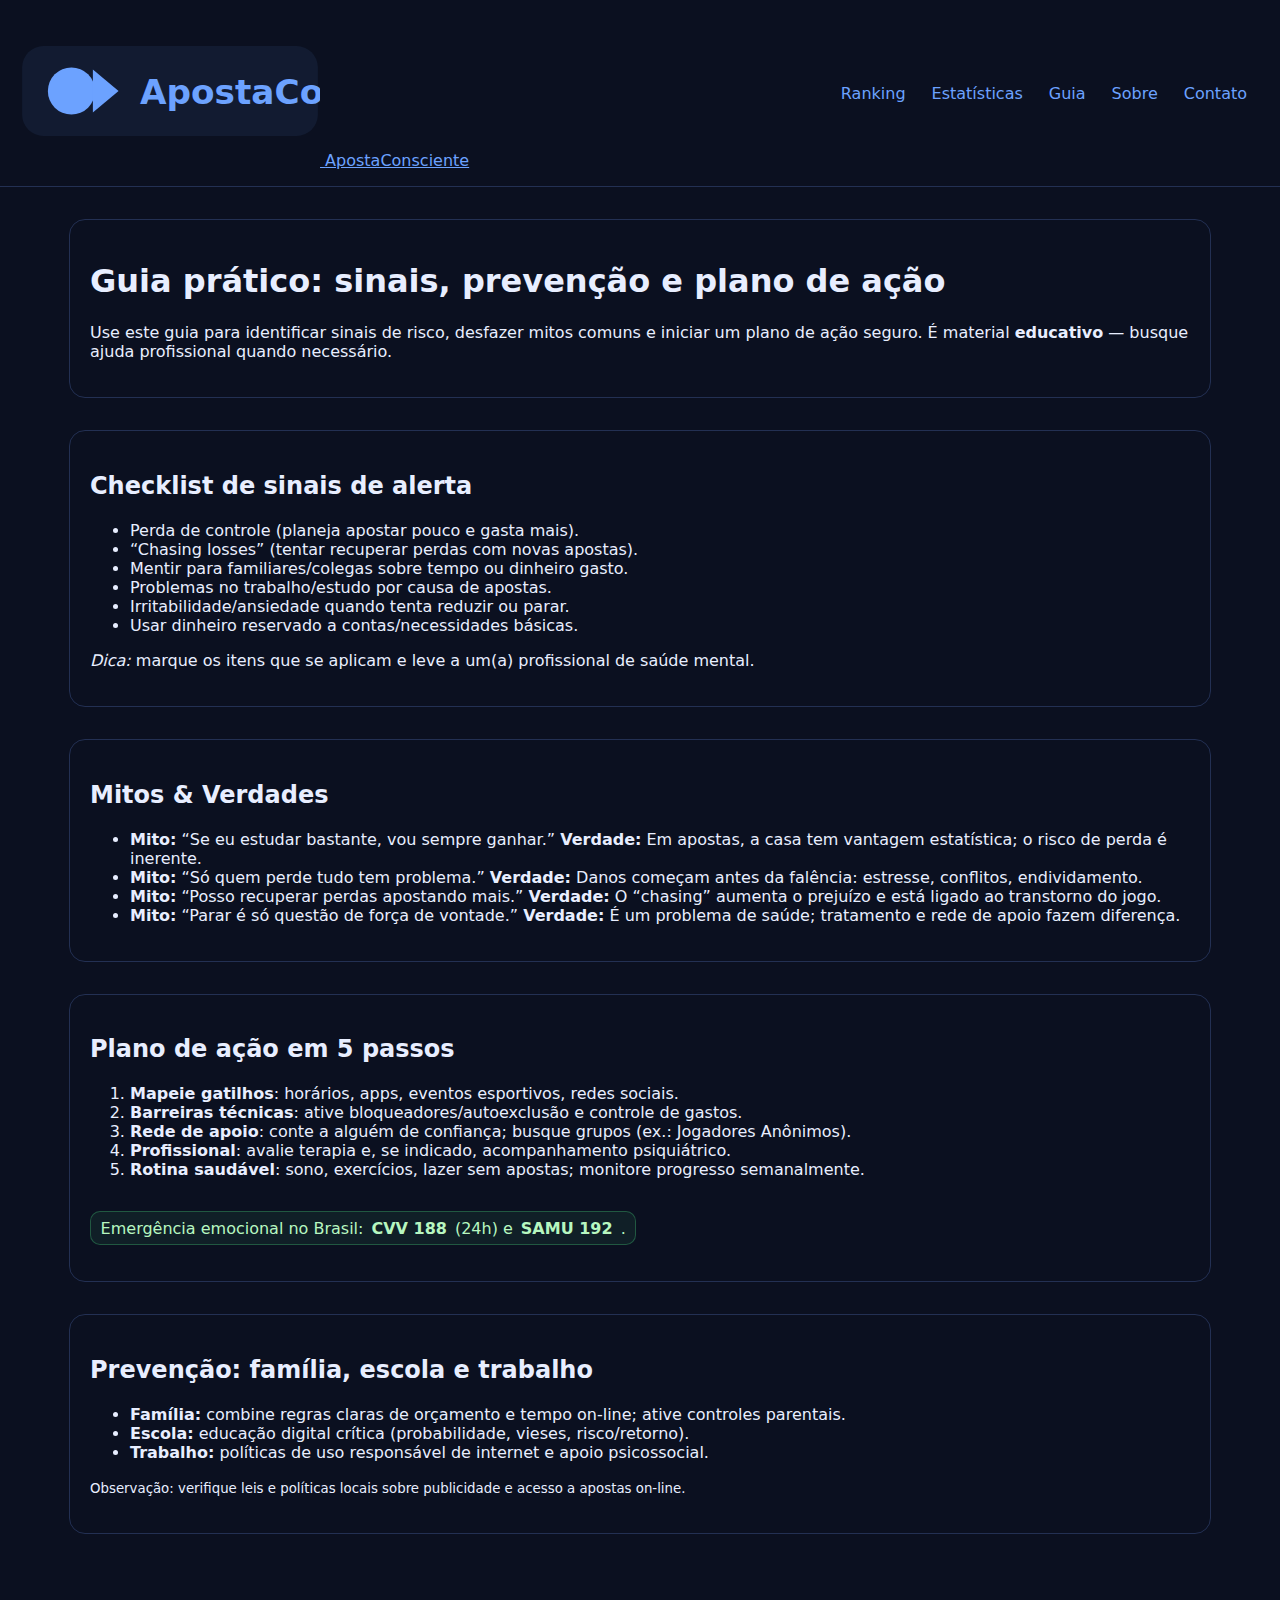
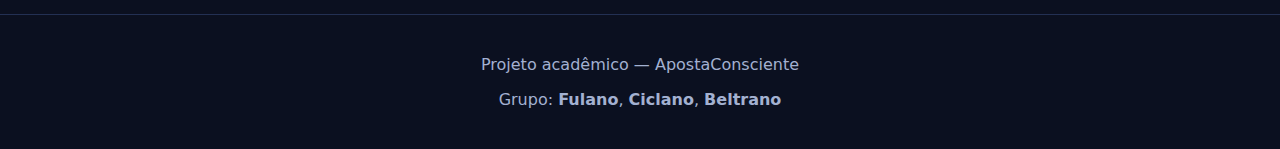
<file: extra3-9/guia.html>
<!DOCTYPE html>
<html lang="pt-BR">
<head>
  <meta charset="utf-8" />
  <meta name="viewport" content="width=device-width, initial-scale=1" />
  <title>Guia Prático — ApostaConsciente</title>
  <link rel="stylesheet" href="styles.css" />
  <meta name="description" content="Guia prático com checklist de sinais, mitos e verdades, e um plano de ação para lidar com o vício em sites de apostas." />
</head>
<body>
  <!-- Sprite (logo) -->
  <svg aria-hidden="true" style="position:absolute;width:0;height:0;overflow:hidden">
    <defs>
      <symbol id="logo-acon" viewBox="0 0 140 44">
        <rect x="1" y="1" width="138" height="42" rx="10" fill="currentColor" opacity="0.08"/>
        <circle cx="24" cy="22" r="11" fill="currentColor"/>
        <path d="M34 12 L46 22 L34 32" fill="currentColor"/>
        <text x="56" y="28" font-size="16" font-family="system-ui,-apple-system,Segoe UI,Roboto,Arial" fill="currentColor" font-weight="700">ApostaConsciente</text>
      </symbol>
    </defs>
  </svg>

  <header class="site-header">
    <a class="brand" href="index.html" aria-label="Página inicial">
      <svg class="brand-logo" role="img" aria-label="Logo ApostaConsciente"><use href="#logo-acon"></use></svg>
      <span class="brand-text">ApostaConsciente</span>
    </a>
    <nav aria-label="Navegação principal">
      <ul class="menu">
        <li><a href="index.html#ranking">Ranking</a></li>
        <li><a href="estatisticas.html">Estatísticas</a></li>
        <li><a aria-current="page" href="guia.html">Guia</a></li>
        <li><a href="sobre.html">Sobre</a></li>
        <li><a href="contato.html">Contato</a></li>
      </ul>
    </nav>
  </header>

  <main id="conteudo">
    <section class="intro" aria-labelledby="g1">
      <h1 id="g1">Guia prático: sinais, prevenção e plano de ação</h1>
      <p>Use este guia para identificar sinais de risco, desfazer mitos comuns e iniciar um plano de ação seguro. É material <strong>educativo</strong> — busque ajuda profissional quando necessário.</p>
    </section>

    <section class="intro" aria-labelledby="g2">
      <h2 id="g2">Checklist de sinais de alerta</h2>
      <ul>
        <li>Perda de controle (planeja apostar pouco e gasta mais).</li>
        <li>“Chasing losses” (tentar recuperar perdas com novas apostas).</li>
        <li>Mentir para familiares/colegas sobre tempo ou dinheiro gasto.</li>
        <li>Problemas no trabalho/estudo por causa de apostas.</li>
        <li>Irritabilidade/ansiedade quando tenta reduzir ou parar.</li>
        <li>Usar dinheiro reservado a contas/necessidades básicas.</li>
      </ul>
      <p><em>Dica:</em> marque os itens que se aplicam e leve a um(a) profissional de saúde mental.</p>
    </section>

    <section class="intro" aria-labelledby="g3">
      <h2 id="g3">Mitos &amp; Verdades</h2>
      <ul>
        <li><strong>Mito:</strong> “Se eu estudar bastante, vou sempre ganhar.”  
            <strong>Verdade:</strong> Em apostas, a casa tem vantagem estatística; o risco de perda é inerente.</li>
        <li><strong>Mito:</strong> “Só quem perde tudo tem problema.”  
            <strong>Verdade:</strong> Danos começam antes da falência: estresse, conflitos, endividamento.</li>
        <li><strong>Mito:</strong> “Posso recuperar perdas apostando mais.”  
            <strong>Verdade:</strong> O “chasing” aumenta o prejuízo e está ligado ao transtorno do jogo.</li>
        <li><strong>Mito:</strong> “Parar é só questão de força de vontade.”  
            <strong>Verdade:</strong> É um problema de saúde; tratamento e rede de apoio fazem diferença.</li>
      </ul>
    </section>

    <section class="intro" aria-labelledby="g4">
      <h2 id="g4">Plano de ação em 5 passos</h2>
      <ol>
        <li><strong>Mapeie gatilhos</strong>: horários, apps, eventos esportivos, redes sociais.</li>
        <li><strong>Barreiras técnicas</strong>: ative bloqueadores/autoexclusão e controle de gastos.</li>
        <li><strong>Rede de apoio</strong>: conte a alguém de confiança; busque grupos (ex.: Jogadores Anônimos).</li>
        <li><strong>Profissional</strong>: avalie terapia e, se indicado, acompanhamento psiquiátrico.</li>
        <li><strong>Rotina saudável</strong>: sono, exercícios, lazer sem apostas; monitore progresso semanalmente.</li>
      </ol>
      <p class="nota-responsavel">Emergência emocional no Brasil: <strong>CVV 188</strong> (24h) e <strong>SAMU 192</strong>.</p>
    </section>

    <section class="intro" aria-labelledby="g5">
      <h2 id="g5">Prevenção: família, escola e trabalho</h2>
      <ul>
        <li><strong>Família:</strong> combine regras claras de orçamento e tempo on-line; ative controles parentais.</li>
        <li><strong>Escola:</strong> educação digital crítica (probabilidade, vieses, risco/retorno).</li>
        <li><strong>Trabalho:</strong> políticas de uso responsável de internet e apoio psicossocial.</li>
      </ul>
      <p><small>Observação: verifique leis e políticas locais sobre publicidade e acesso a apostas on-line.</small></p>
    </section>
  </main>

  <footer class="site-footer">
    <p>Projeto acadêmico — ApostaConsciente</p>
    <p>Grupo: <strong>Fulano</strong>, <strong>Ciclano</strong>, <strong>Beltrano</strong></p>
  </footer>
</body>
</html>
</file>
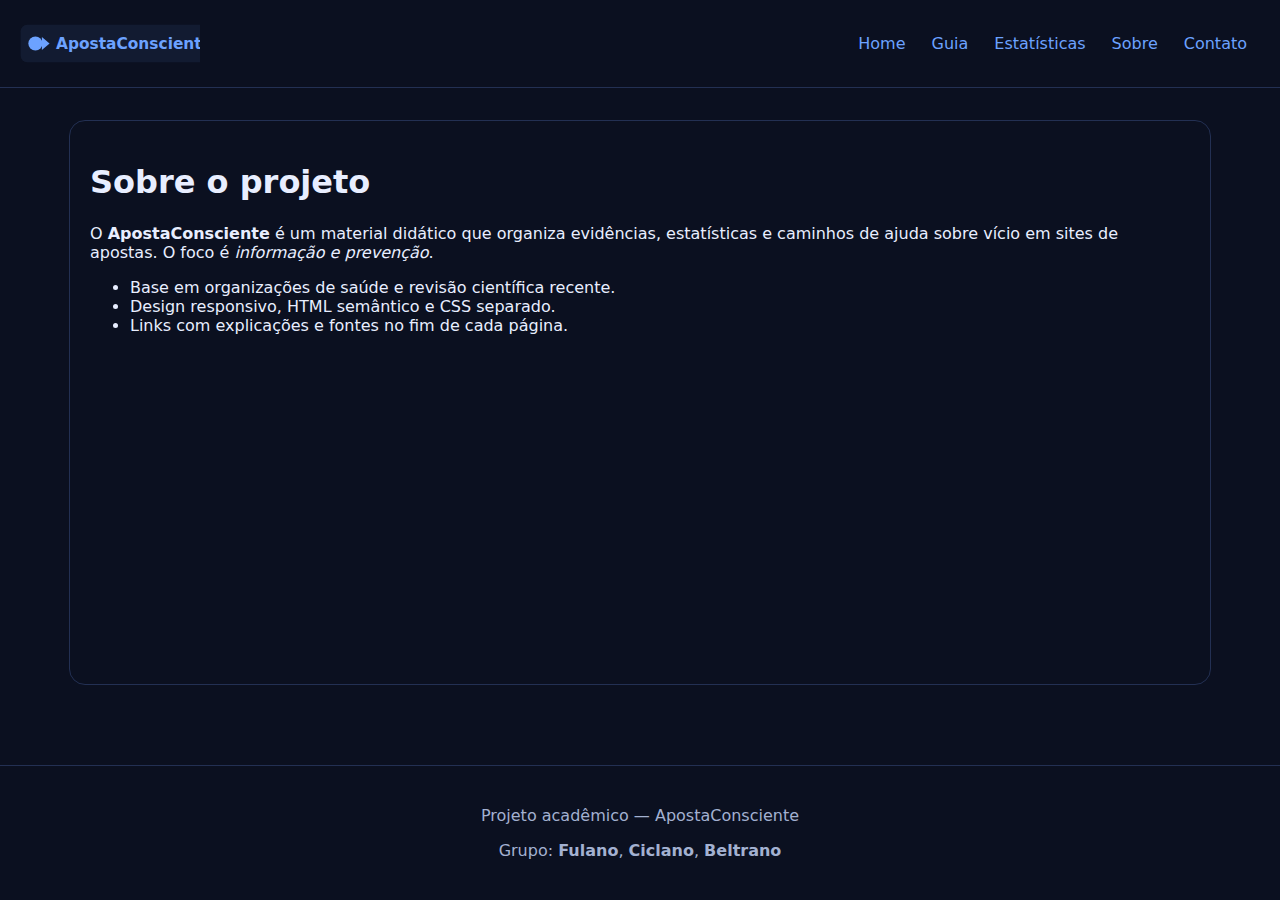
<file: extra3-9/sobre.html>
<!DOCTYPE html>
<html lang="pt-BR">

<head>
  <meta charset="utf-8" />
  <meta name="viewport" content="width=device-width, initial-scale=1" />
  <title>Sobre — ApostaConsciente</title>
  <link rel="stylesheet" href="styles.css" />
  <meta name="description" content="Sobre o projeto educativo ApostaConsciente." />
</head>

<body>
  <!-- Sprite para logo/ícones -->
  <svg aria-hidden="true" style="position:absolute;width:0;height:0;overflow:hidden">
    <defs>
      <!-- Logo -->
      <symbol id="logo-acon" viewBox="0 0 280 60">
        <rect x="1" y="1" width="338" height="58" rx="10" fill="currentColor" opacity="0.08" />
        <circle cx="24" cy="30" r="11" fill="currentColor" />
        <path d="M34 20 L46 30 L34 40" fill="currentColor" />
        <text x="56" y="38" font-size="24" font-family="system-ui, -apple-system, Segoe UI, Roboto, Arial"
          fill="currentColor" font-weight="700">ApostaConsciente</text>
      </symbol>
    </defs>
  </svg>

  <header class="site-header">
    <a class="main-icon" href="index.html" aria-label="Página inicial">
      <svg class="main-icon-logo" role="img" aria-label="Logo ApostaConsciente">
        <use href="#logo-acon"></use>
      </svg>
      <span class="main-icon-text">ApostaConsciente</span>
    </a>
    <nav aria-label="Navegação principal">
      <ul class="menu">
        <li><a href="index.html">Home</a></li>
        <li><a href="guia.html">Guia</a></li>
        <li><a href="estatisticas.html">Estatísticas</a></li>
        <li><a aria-current="page" href="index.html">Sobre</a></li>
        <li><a href="contato.html">Contato</a></li>
      </ul>
    </nav>
  </header>

  <main class="intro" aria-labelledby="s1">
    <h1 id="s1">Sobre o projeto</h1>
    <p>O <strong>ApostaConsciente</strong> é um material didático que organiza evidências, estatísticas e caminhos de
      ajuda sobre vício em sites de apostas. O foco é <em>informação e prevenção</em>.</p>
    <ul>
      <li>Base em organizações de saúde e revisão científica recente.</li>
      <li>Design responsivo, HTML semântico e CSS separado.</li>
      <li>Links com explicações e fontes no fim de cada página.</li>
    </ul>
  </main>

  <footer class="site-footer">
    <p>Projeto acadêmico — ApostaConsciente</p>
    <p>Grupo: <strong>Fulano</strong>, <strong>Ciclano</strong>, <strong>Beltrano</strong></p>
  </footer>
</body>

</html>
</file>
<file: extra3-9/styles.css>
:root {
  --background: #0b1020;
  --card: #111936;
  --gray: #a3b1d1;
  --text: #e8eeff;
  --accent: #6ca2ff;
  --accent-2: #4ade80;
  --warning: #f59e0b;
  --border: #233053;
}

html,
body {
  margin: 0;
  font-family: system-ui;
  color: var(--text);
  background: var(--background);
}

body {
  min-height: 100vh;
  display: flex;
  flex-direction: column;
}

main {
  flex: 1;
}

/* Header */
.site-header {
  display: flex;
  justify-content: space-between;
  align-items: center;
  padding: 1rem 1.25rem;
  position: sticky;
  top: 0;
  border-bottom: 1px solid var(--border);
  background: var(--background);
  z-index: 2;
}

.main-icon {
  display: flex;
  align-items: center;
  text-decoration: none;
}

.main-icon-logo {
  width: 180px;
  height: 55px;
  color: var(--accent);
}

.main-icon-text {
  display: none;
}

.menu {
  list-style: none;
  display: flex;
  margin: 0;
  padding: 0;
}

.menu a {
  display: inline-block;
  padding: .5rem .75rem;
  border: 1px solid transparent;
  border-radius: 10px;
  color: var(--gray);
  text-decoration: none;
}

a:link {
  color: var(--accent);
}

a:visited {
  color: #c084fc;
}

a:hover {
  color: white;
}

a:active {
  color: var(--accent-2);
}

.intro,
.sobre,
.contato {
  max-width: 1100px;
  margin: 2rem auto;
  padding: 1.25rem;
  background: var(--background);
  border: 1px solid var(--border);
  border-radius: 16px;
}

.form {
  max-width: 1100px;
  margin: 2rem auto;
  padding: 1.25rem;
  background: var(--background);
  border-radius: 16px;
}

h1,
h2,
h3 {
  line-height: 1.25;
}

.icon {
  width: 1.1em;
  height: 1.1em;
  vertical-align: -0.2em;
}

.nota-responsavel {
  display: inline-flex;
  align-items: center;
  gap: .5rem;
  color: #b7f7c0;
  background: rgba(74, 222, 128, .08);
  border: 1px solid rgba(74, 222, 128, .3);
  padding: 0.4rem 0.6rem;
  border-radius: 10px;
}

.ranking {
  max-width: 1100px;
  margin: 2rem auto;
  padding: 0 1rem;
}

.ranking-list {
  list-style: none;
  display: grid;
  grid-template-columns: repeat(auto-fit, minmax(300px, 1fr));
  gap: 1.25rem;
  padding: 0;
  margin: 0;
}

.rank-item {
  border: 1px solid var(--border);
  background: linear-gradient(180deg, rgba(255, 255, 255, 0.03), rgba(255, 255, 255, 0));
  border-radius: 18px;
  overflow: clip;
  transition: transform .2s ease, box-shadow .2s ease;
}

.rank-item:hover {
  transform: translateY(-2px);
  box-shadow: 0 10px 30px rgba(0, 0, 0, 0.3);
}

.item-head {
  display: flex;
  align-items: center;
  gap: 0.6rem 0.9rem;
  padding: 0.9rem 1rem 0.5rem 1rem;
  flex-wrap: wrap;
}

.posicao {
  font-weight: 800;
  color: #ffd166;
  background: rgba(255, 209, 102, .12);
  border: 1px solid #ffd16655;
  padding: .1rem .5rem;
  border-radius: 8px;
}

.tag {
  margin-left: auto;
  color: #9fd2ff;
  background: rgba(108, 162, 255, .12);
  border: 1px solid #6ca2ff55;
  padding: .1rem .5rem;
  border-radius: 8px;
}

.thumb {
  margin: 0;
  padding: 0;
  border-top: 1px solid var(--border);
  background: #0f1734;
}

.thumb img {
  display: block;
  width: 100%;
  height: auto;
}

.thumb figcaption {
  font-size: .95rem;
  color: var(--gray);
  padding: .6rem 1rem .9rem 1rem;
  border-top: 1px dashed var(--border);
  background: linear-gradient(180deg, rgba(255, 255, 255, 0.02), rgba(255, 255, 255, 0));
}

.justificativa {
  padding: 0 1rem 1.1rem 1rem;
  color: #d9e4ff;
}

/* Filtros coerentes com posição (requisito) */
.rank-1 .thumb img {
  filter: none;
}

.rank-2 .thumb img {
  filter: saturate(1.05) contrast(1.02);
}

.rank-3 .thumb img {
  filter: saturate(0.95) contrast(0.98);
}

.rank-4 .thumb img {
  filter: grayscale(0.3);
}

.rank-5 .thumb img {
  filter: grayscale(0.6) opacity(0.95);
}

/* Estatísticas */
.stats-grid {
  list-style: none;
  display: grid;
  grid-template-columns: repeat(auto-fit, minmax(220px, 1fr));
  gap: 1rem;
  padding: 0;
  margin: 1rem 0 0 0;
}

.stat {
  background: var(--card);
  border: 1px solid var(--border);
  border-radius: 14px;
  padding: .9rem;
}

.stat strong {
  font-size: 1.8rem;
  display: block;
  color: white;
}

.stat span {
  display: block;
  color: var(--gray);
}

.stat small {
  display: block;
  color: #93a1c8;
  margin-top: .4rem;
}

/* Contato */
.form label {
  display: grid;
  gap: .35rem;
  margin-bottom: .9rem;
}

.form input,
.form textarea {
  width: 100%;
  padding: .7rem .8rem;
  border-radius: 10px;
  border: 1px solid var(--border);
  background: #0f1734;
  color: var(--text);
}

button {
    background: var(--accent);
    color: var(--text);
    border: none;
    padding: .7rem 1rem;
    border-radius: 10px;
    font-weight: 700;
    cursor: pointer;
}

button:hover {
  filter: brightness(1.1);
}

/* Rodapé */
.site-footer {
  margin-top: 3rem;
  padding: 1.5rem;
  text-align: center;
  color: var(--gray);
  border-top: 1px solid var(--border);
  background: var(--background);
}


/* Responsividade */
@media (max-width: 768px) {

  .site-header {
    flex-direction: column;
    align-items: flex-start;
    padding: 1rem;
  }

  .main-icon-text {
    display: inline-block;
    font-size: 1.2rem;
    font-weight: 700;
    color: var(--accent);
    margin-left: 0.5rem;
  }

  .menu {
    flex-direction: column;
    width: 100%;
    margin-top: 0.5rem;
  }

  .menu a {
    padding: 0.6rem 1rem;
    width: 100%;
    text-align: left;
  }

  .intro,
  .sobre,
  .contato,
  .form,
  .ranking {
    padding: 1rem;
    margin: 1rem;
  }

  .ranking-list {
    grid-template-columns: 1fr;
    gap: 1rem;
  }

  .stats-grid {
    grid-template-columns: 1fr 1fr;
    gap: 0.75rem;
  }

  h1 {
    font-size: 1.8rem;
  }

  h2 {
    font-size: 1.5rem;
  }

  h3 {
    font-size: 1.3rem;
  }
}

@media (max-width: 480px) {

  .site-header {
    padding: 0.8rem;
  }

  .main-icon-logo {
    width: 140px;
    height: 45px;
  }

  .menu a {
    font-size: 0.9rem;
    padding: 0.5rem;
  }

  .stats-grid {
    grid-template-columns: 1fr;
  }

  .rank-item {
    border-radius: 12px;
  }

  h1 {
    font-size: 1.6rem;
  }

  h2 {
    font-size: 1.3rem;
  }

  h3 {
    font-size: 1.1rem;
  }
}
</file>
<file: 1/styles.css>
body {
    font-family: 'Segoe UI';
    margin: 0;
    background: white;
    color: black;
}

header {
    background: #f3e6b0;
    padding: 20px 10px 10px 10px;
    text-align: center;
    margin-bottom: 30px;
}

.logo {
    width: 180px;
    margin-bottom: 10px;
}

header h1 {
    font-size: 2.5em;
    margin: 0 0 10px 0;
    text-transform: none;
    letter-spacing: 1px;
}

.identificacao, .dados-pessoais {
    margin: 5px 0;
    font-size: 1.1em;
}

.dados-pessoais strong {
    font-weight: bold;
}

.dados-pessoais a {
    color: #222;
    text-decoration: underline;
}

main {
    width: 80vw;
    margin: 0 auto;
    background: #faf8f8;
    padding: 30px;
    border-radius: 8px;
}

.sumario ul {
    list-style: none;
    padding: 0;
    margin: 0 0 20px 0;
    display: flex;
    gap: 20px;
}

.sumario a {
    color: black;
    font-weight: bold;
    text-decoration: none;
}

section {
    margin-bottom: 30px;
    border-bottom: 1px solid #eee;
    padding-bottom: 20px;
}

section:last-child {
    border-bottom: none;
}

h2 {
    font-size: 1.7em;
    color: #333;
    margin-top: 0;
    margin-bottom: 10px;
    border-left: 5px solid #f9c900;
    padding-left: 10px;
    text-transform: uppercase;
    letter-spacing: 2px;
}

h3 {
    font-size: 1.2em;
    color: #555;
    margin-bottom: 5px;
    text-transform: capitalize;
}

.grafico-ch {
    display: flex;
    height: 30px;
    margin: 15px 0;
    background: white;
    border-radius: 5px;
    overflow: hidden;
    font-size: 1em;
}

.ch-realizada {
    background: green;
    color: white;
    text-align: center;
    line-height: 30px;
}

.ch-faltante {
    background: red;
    color: white;
    text-align: center;
    line-height: 30px;
}

#projetos-futuros h2 {
    font-size: 2em;
    text-transform: uppercase;
    letter-spacing: 3px;
}

#projetos-futuros figure {
    text-align: center;
    margin: 30px auto;
}

#projetos-futuros img {
    width: 80%;
    max-width: 600px;
    border-radius: 8px;
    box-shadow: 0 2px 8px rgba(0,0,0,0.08);
}

#projetos-futuros figcaption {
    font-size: 1em;
    color: #555;
    margin-top: 8px;
}

ol[type="I"] {
    margin-left: 30px;
}

footer {
    background: #222;
    color: white;
    text-align: center;
    padding: 20px 10px;
    margin-top: 40px;
}

.contatos a img {
    width: 28px;
    margin: 0 8px;
    vertical-align: middle;
}

.contatos a {
    text-decoration: none;
    color: green;
}


.copyright {
    margin-top: 10px;
    color: white;
}
</file>
<file: 2/styles.css>
body {
    font-family: 'Segoe UI';
    margin: 0;
    background: rgb(191, 213, 223);
    color: black;
}

header {
    background: #82c1df;
    padding: 20px 10px 10px 10px;
    text-align: center;
    margin-bottom: 30px;
}

header h1 {
    font-size: 2.5em;
    margin: 0 0 10px 0;
    text-transform: none;
    letter-spacing: 1px;
}

.texto-header {
    margin: 5px 0;
    font-size: 1.1em;
}

main {
    width: 90vw;
    margin: 0 auto;
    background: rgb(187, 204, 212);
    padding: 30px;
    border-radius: 8px;
}

footer {
    background: #222;
    color: white;
    text-align: center;
    padding: 20px 10px;
    margin-top: 40px;
}

.albuns-tabela {
  width: 100%;
  max-width: 900px;
  margin: 2rem auto;
  border-collapse: collapse;
  font-family: system-ui, Arial, sans-serif;
  background: #f8fafc;
  box-shadow: 0 2px 8px #0002;
}

.albuns-tabela th,
.albuns-tabela td {
  border: 2px solid #6ca2ff;
  padding: 0.75em 1em;
}

.albuns-tabela th {
  background: #6ca2ff;
  color: #fff;
  font-weight: 700;
  text-align: left;
  font-size: 1.1em;
}

.albuns-tabela td {
  background: #fff;
  color: #222;
  font-size: 1em;
}

.albuns-tabela tbody tr:nth-child(even) td {
  background: rgba(230, 217, 217, 0.952);
}

.albuns-tabela td.num {
  text-align: right;
  font-variant-numeric: tabular-nums;
}

.albuns-tabela td,
.albuns-tabela th {
  vertical-align: middle;
}

.albuns-tabela caption {
  caption-side: bottom;
  text-align: center;
  font-size: 1.1em;
  margin-top: 0.5em;
  color: darkblue;
  font-weight: 700;
}


@media (max-width: 600px) {
  .albuns-tabela, .albuns-tabela th, .albuns-tabela td {
    font-size: 0.9em;
    padding: 0.5em;
  }
  .albuns-tabela {
    max-width: 100vw;
    overflow-x: auto;
    display: block;
  }
}
</file>
